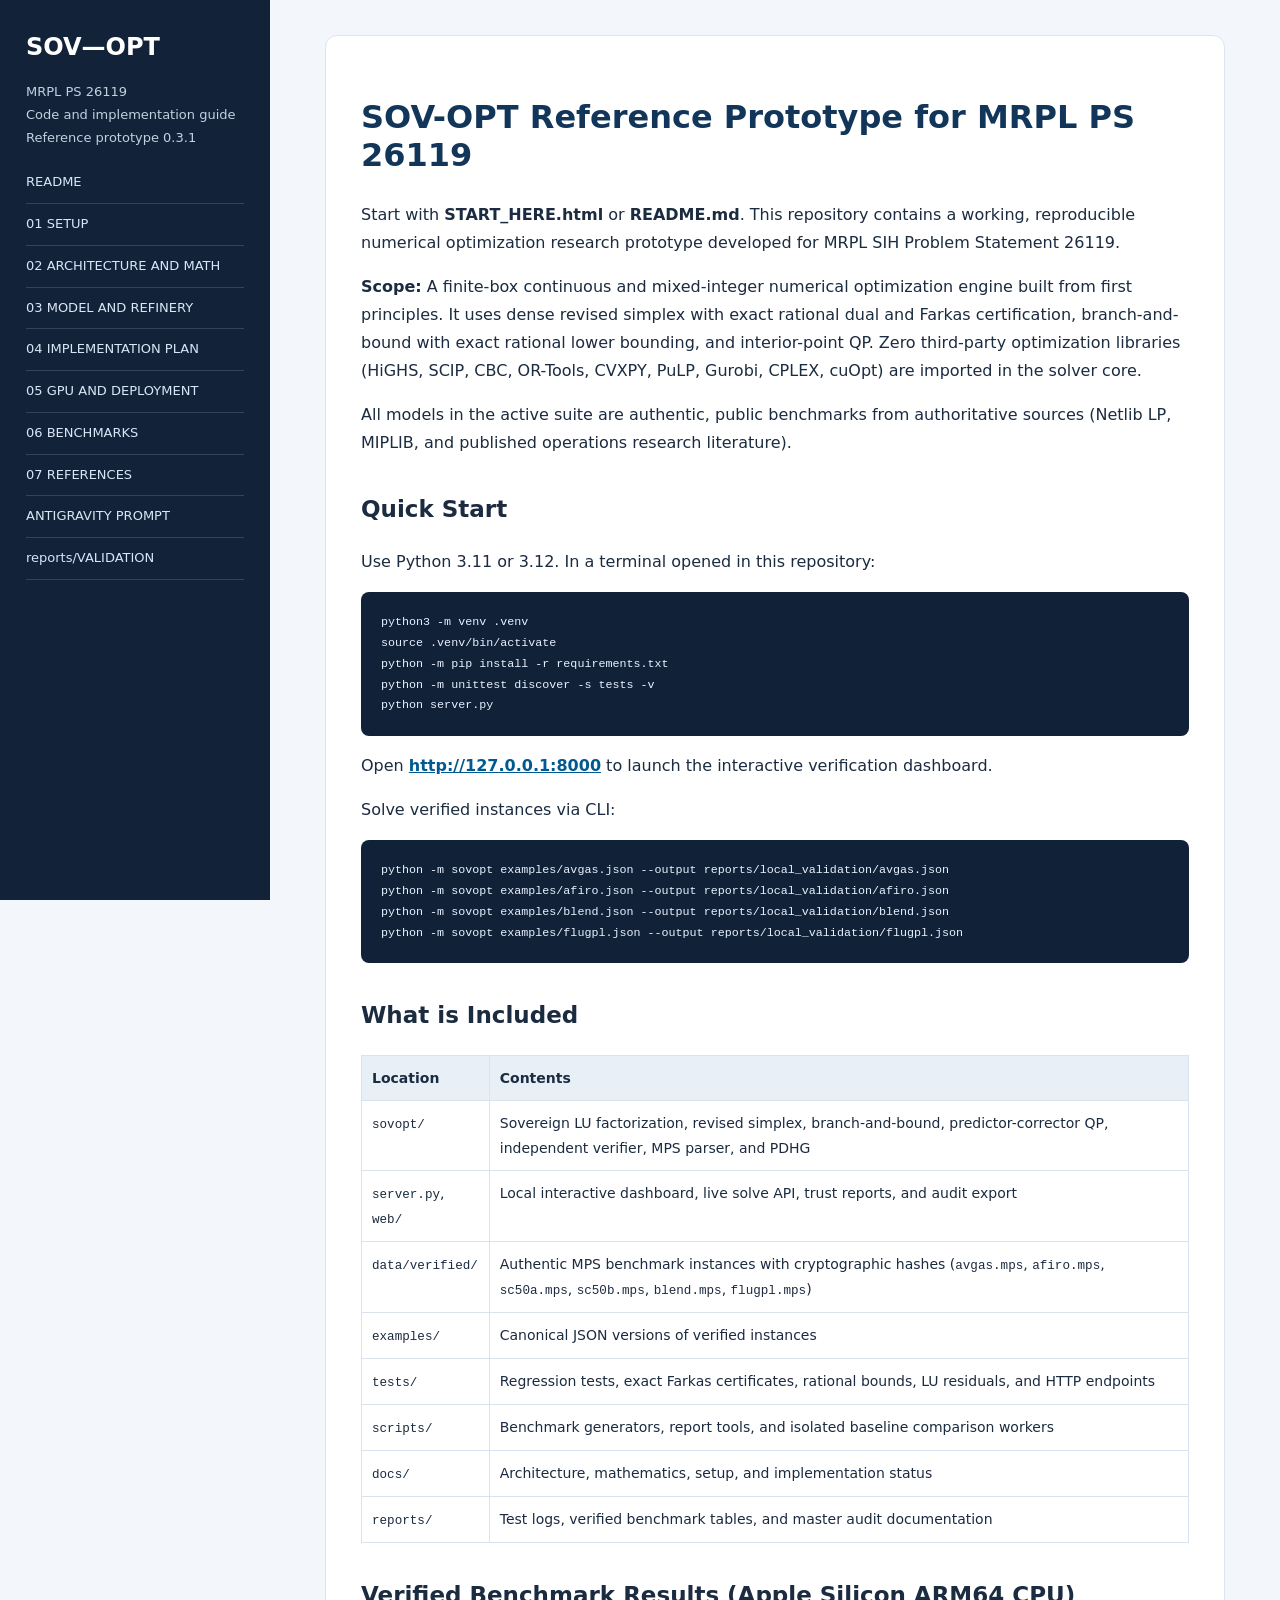
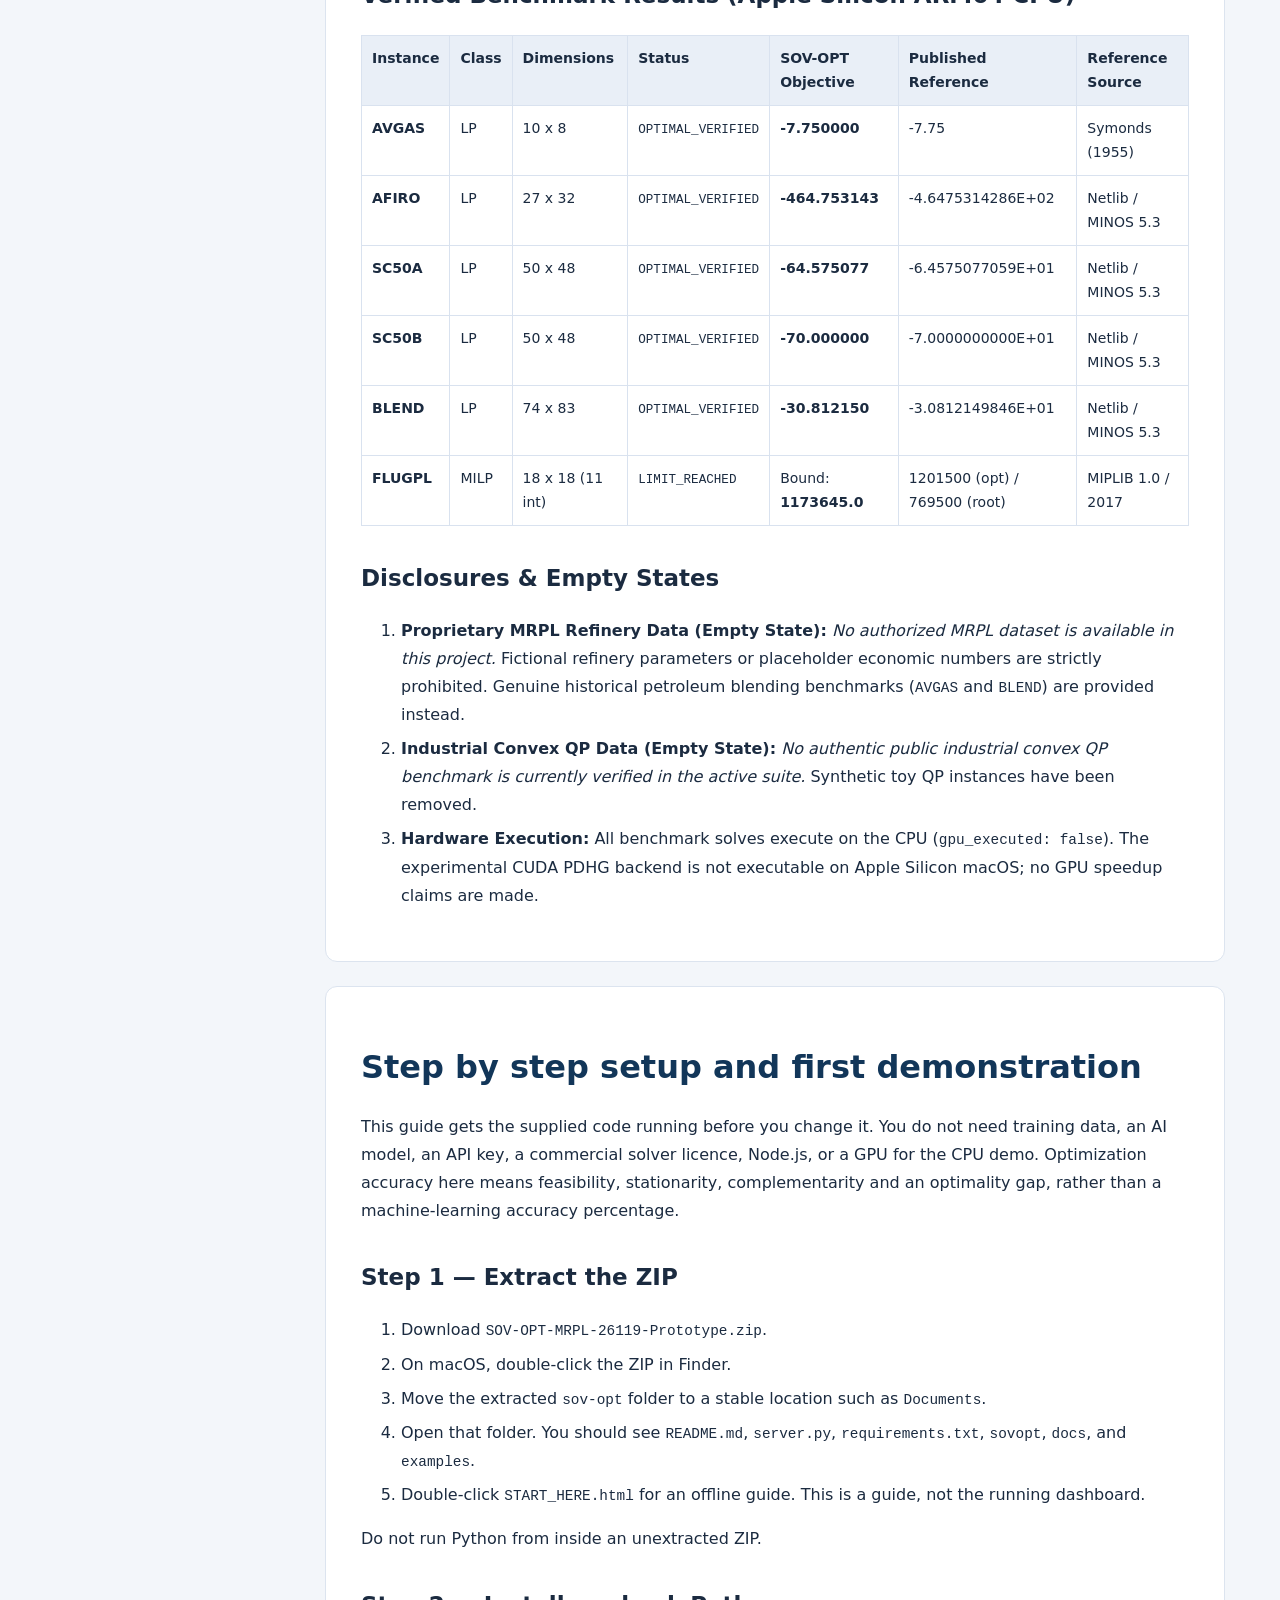
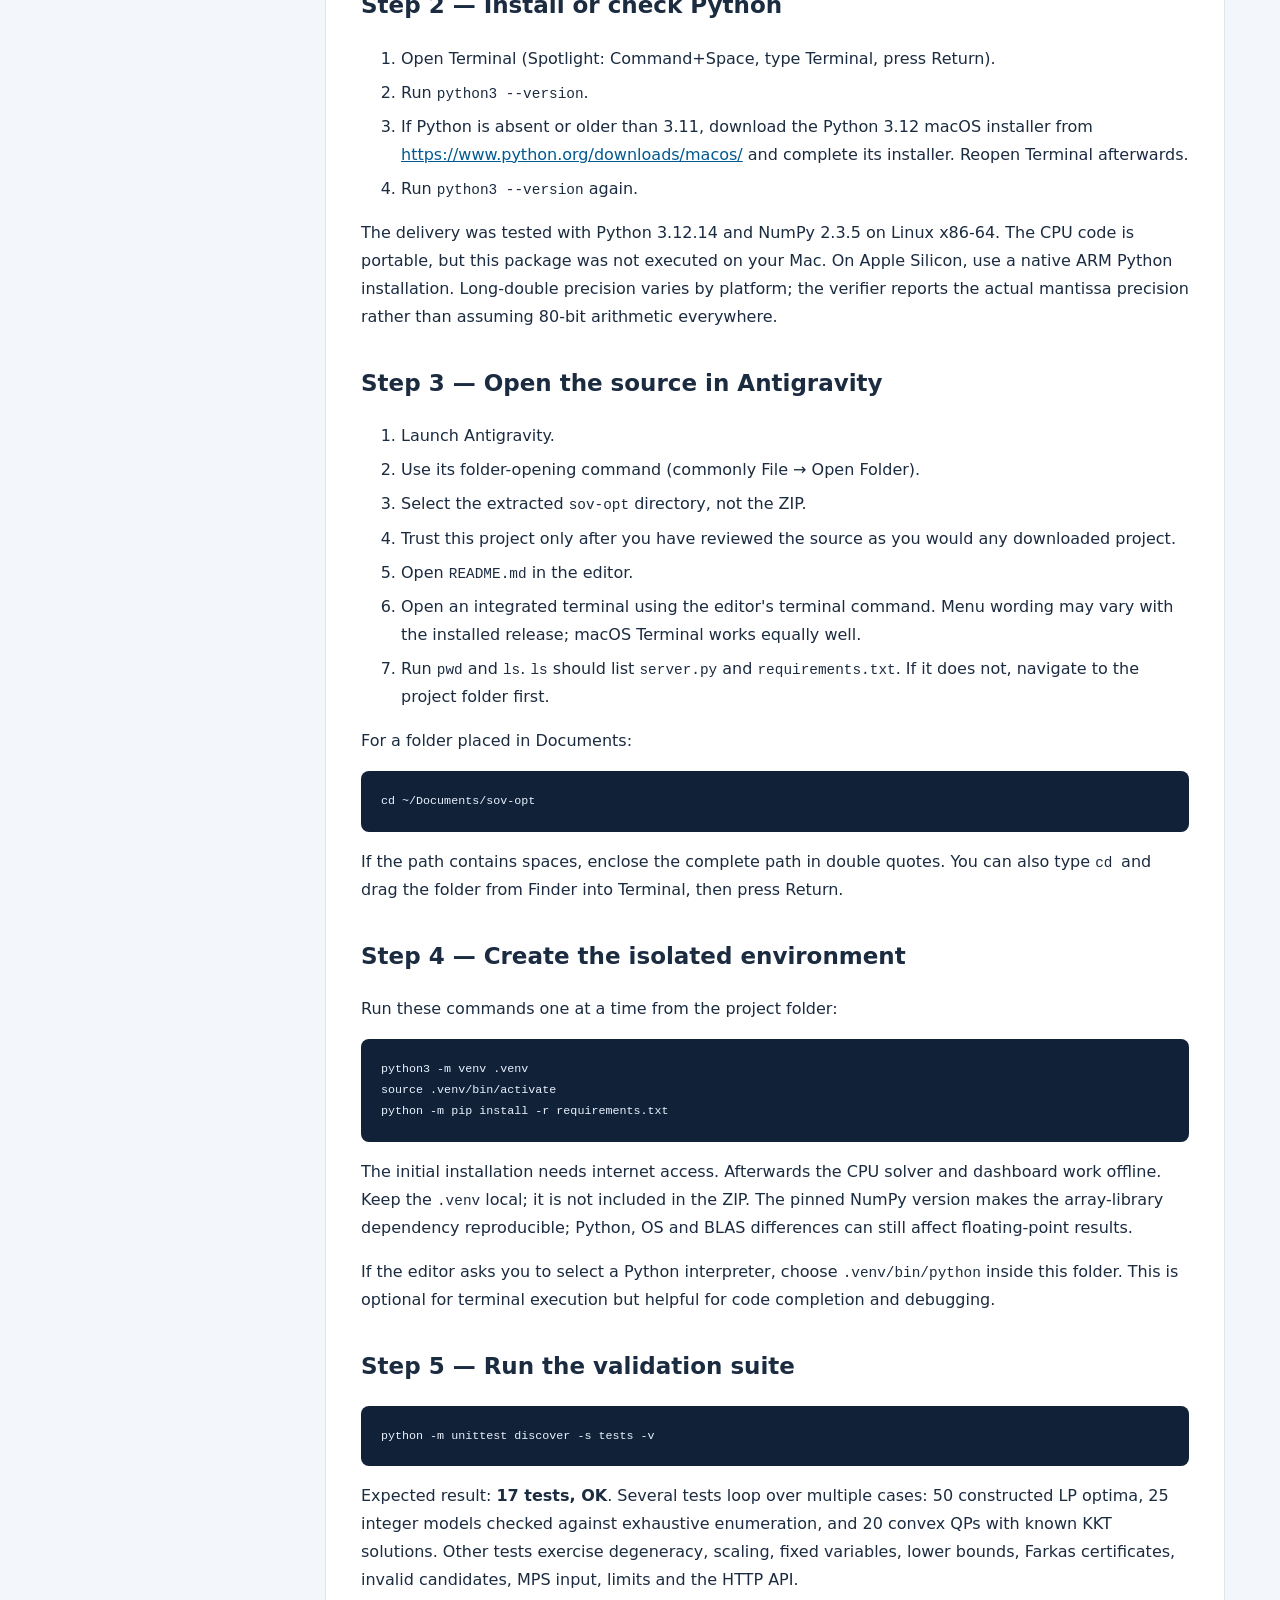
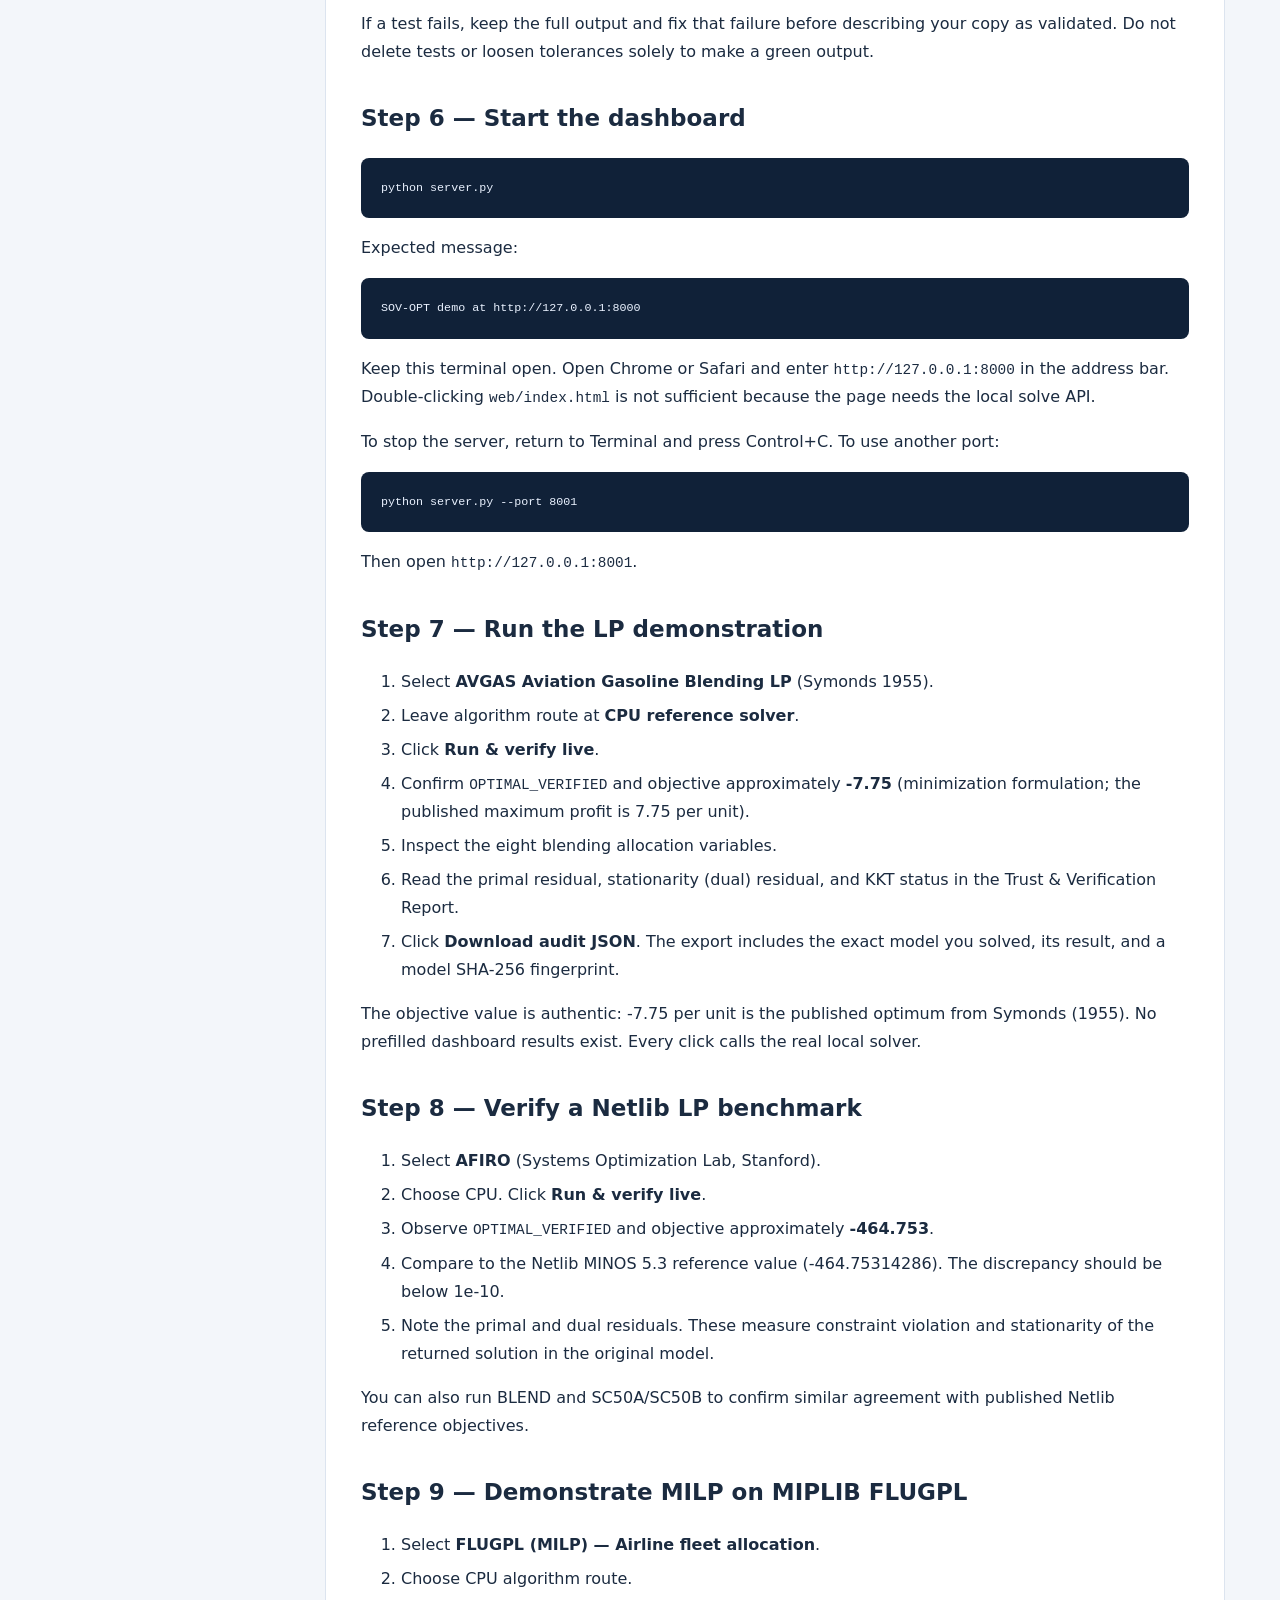
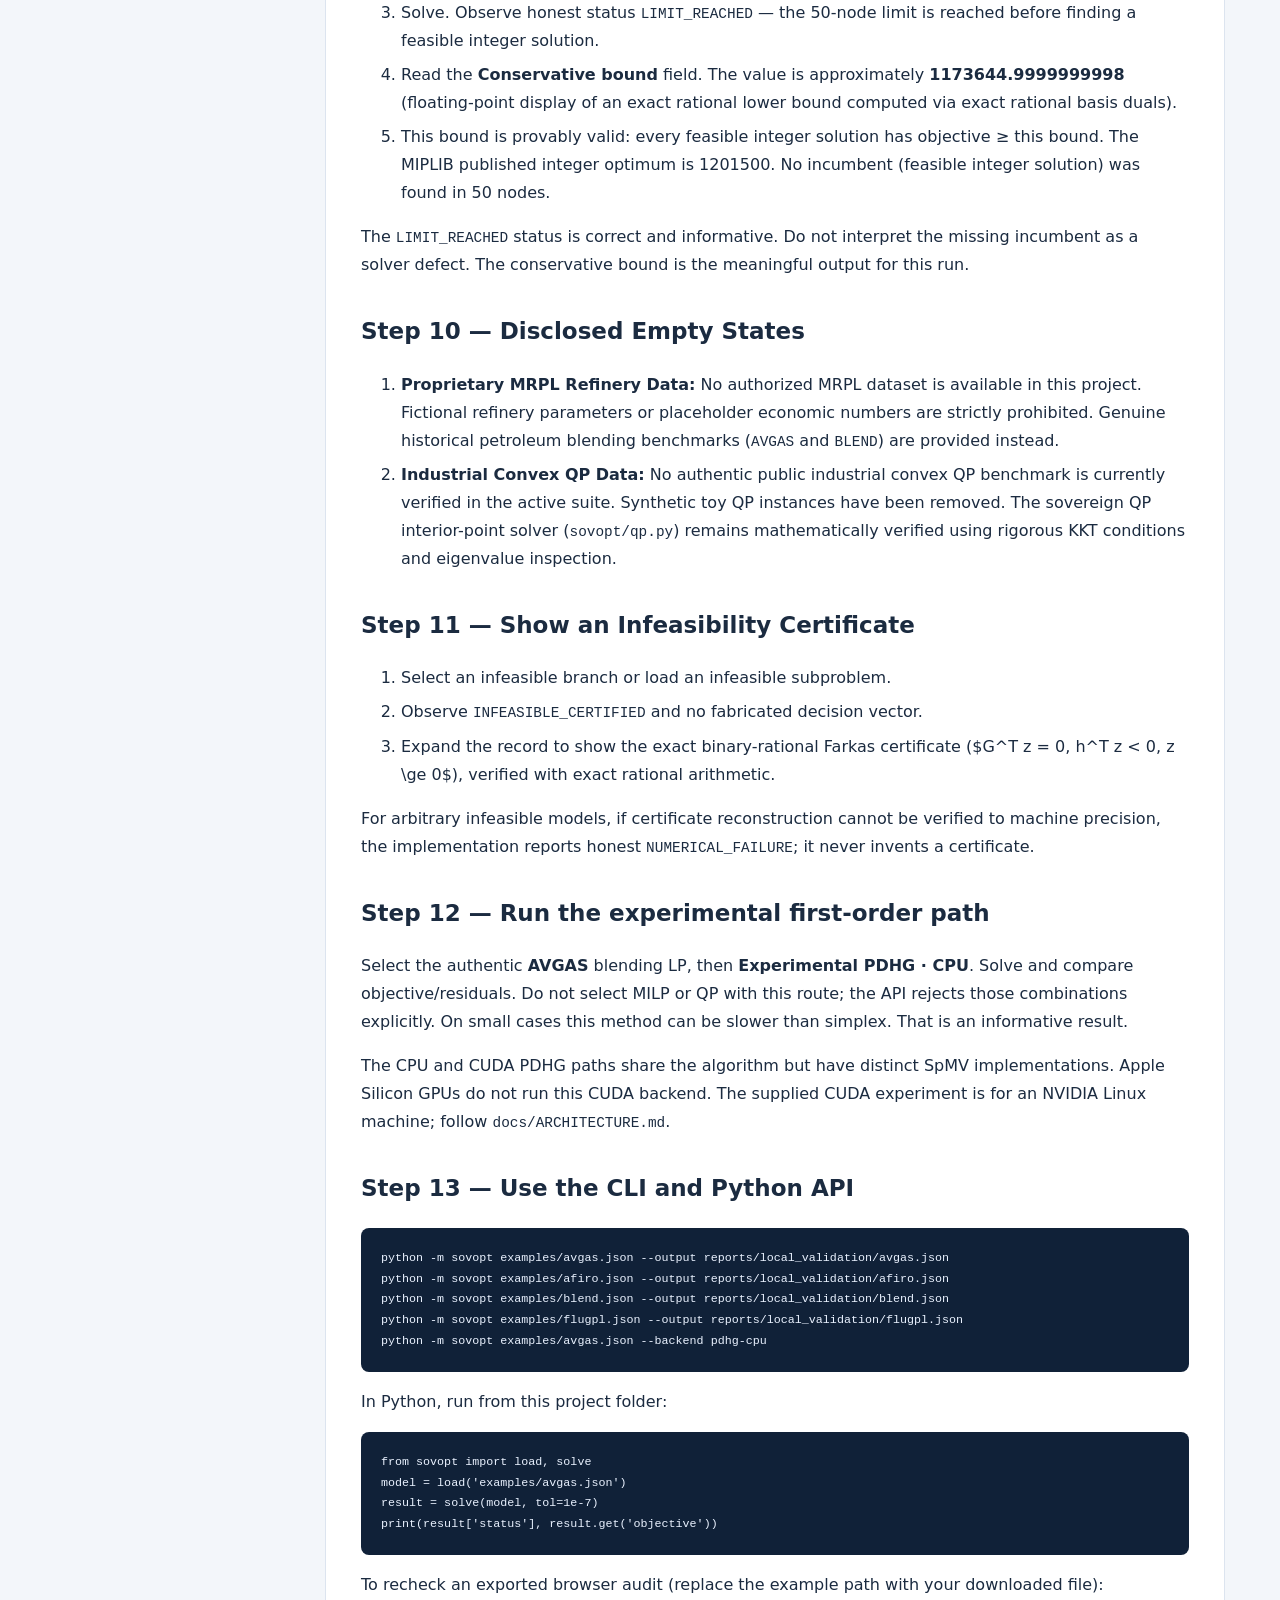
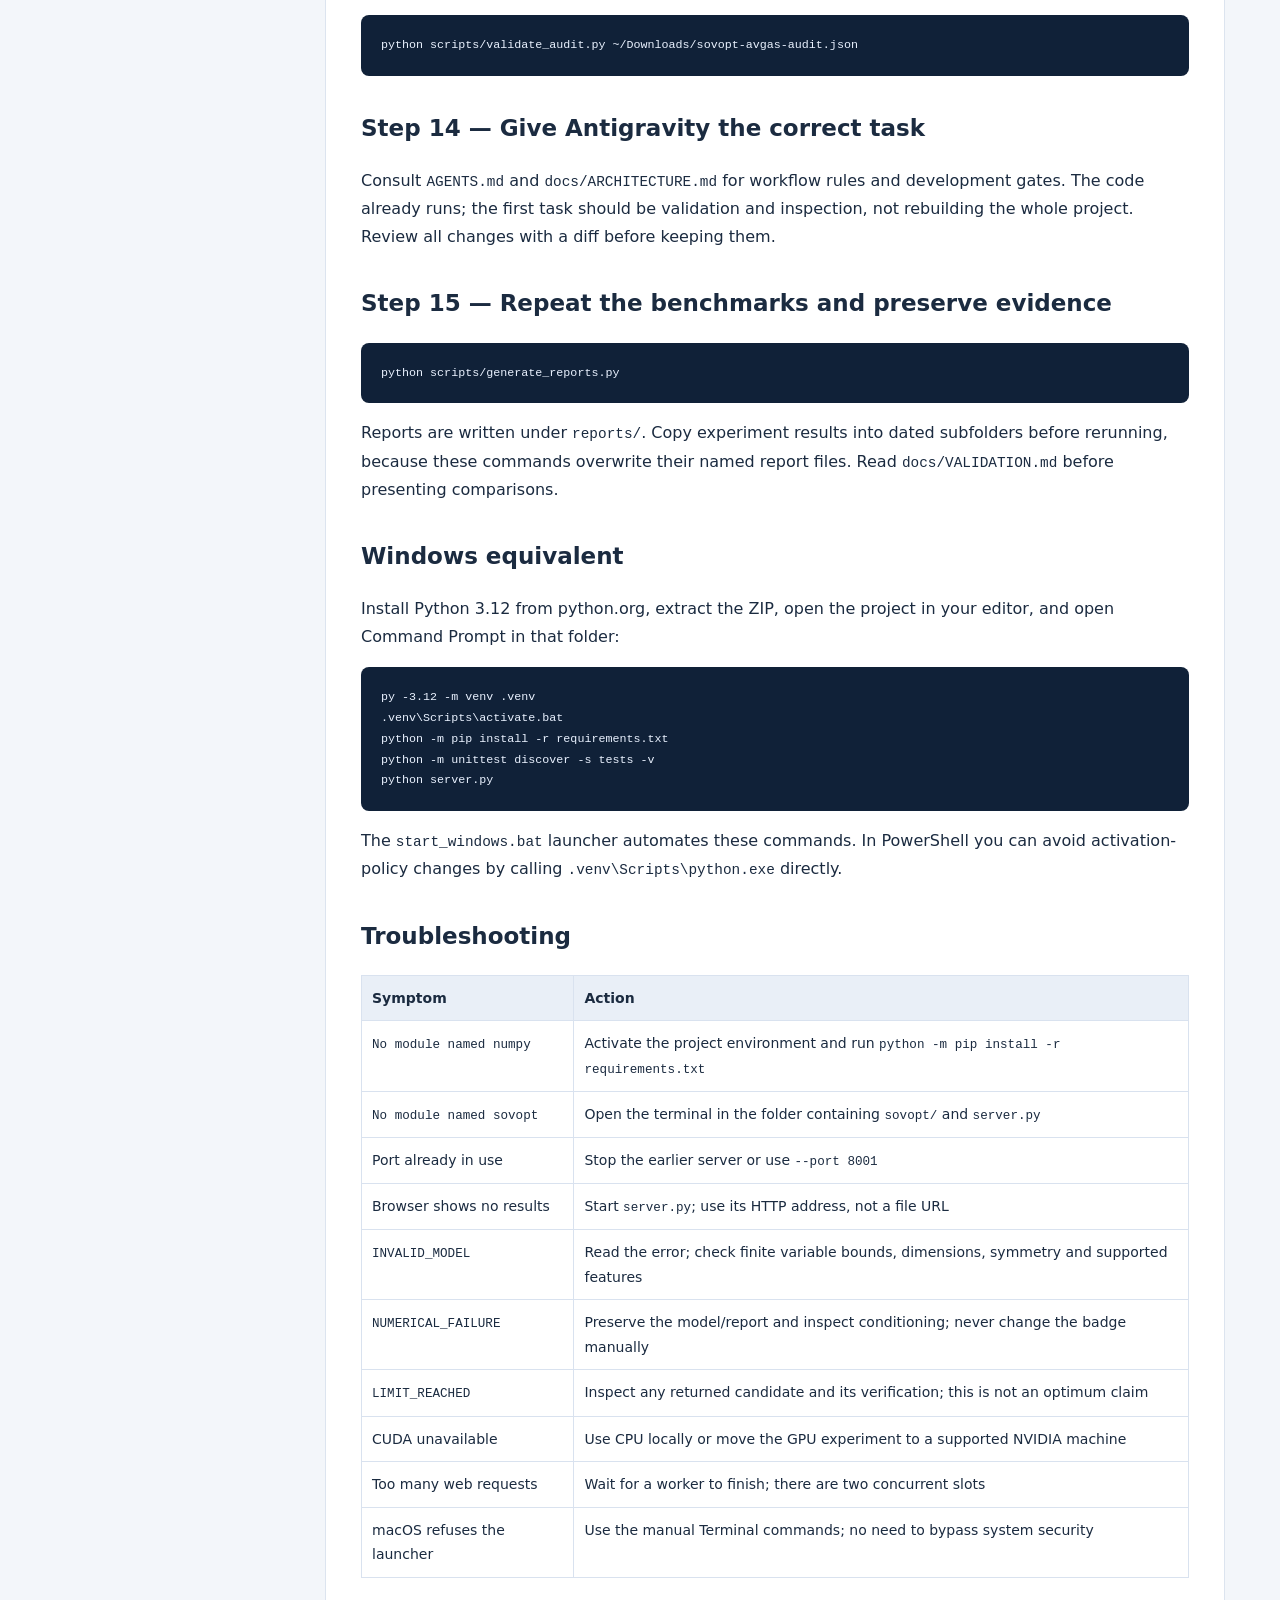
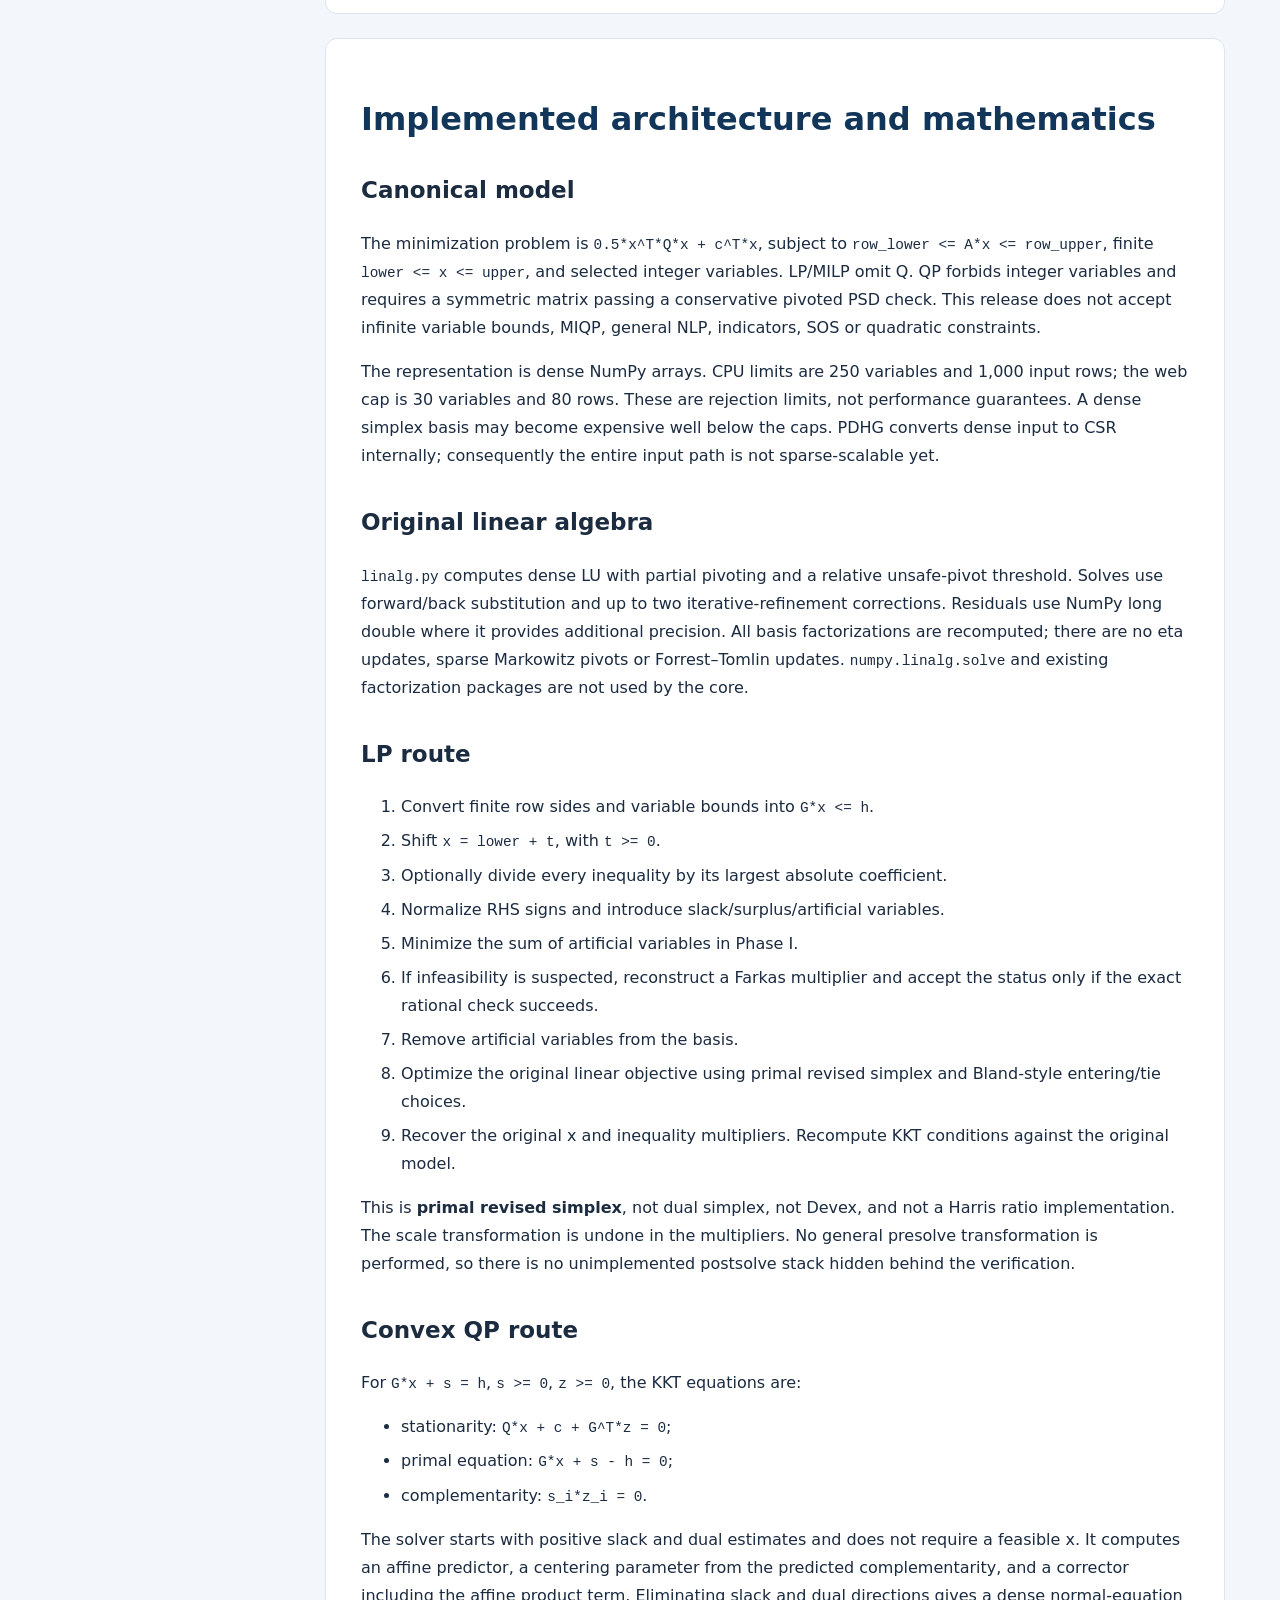
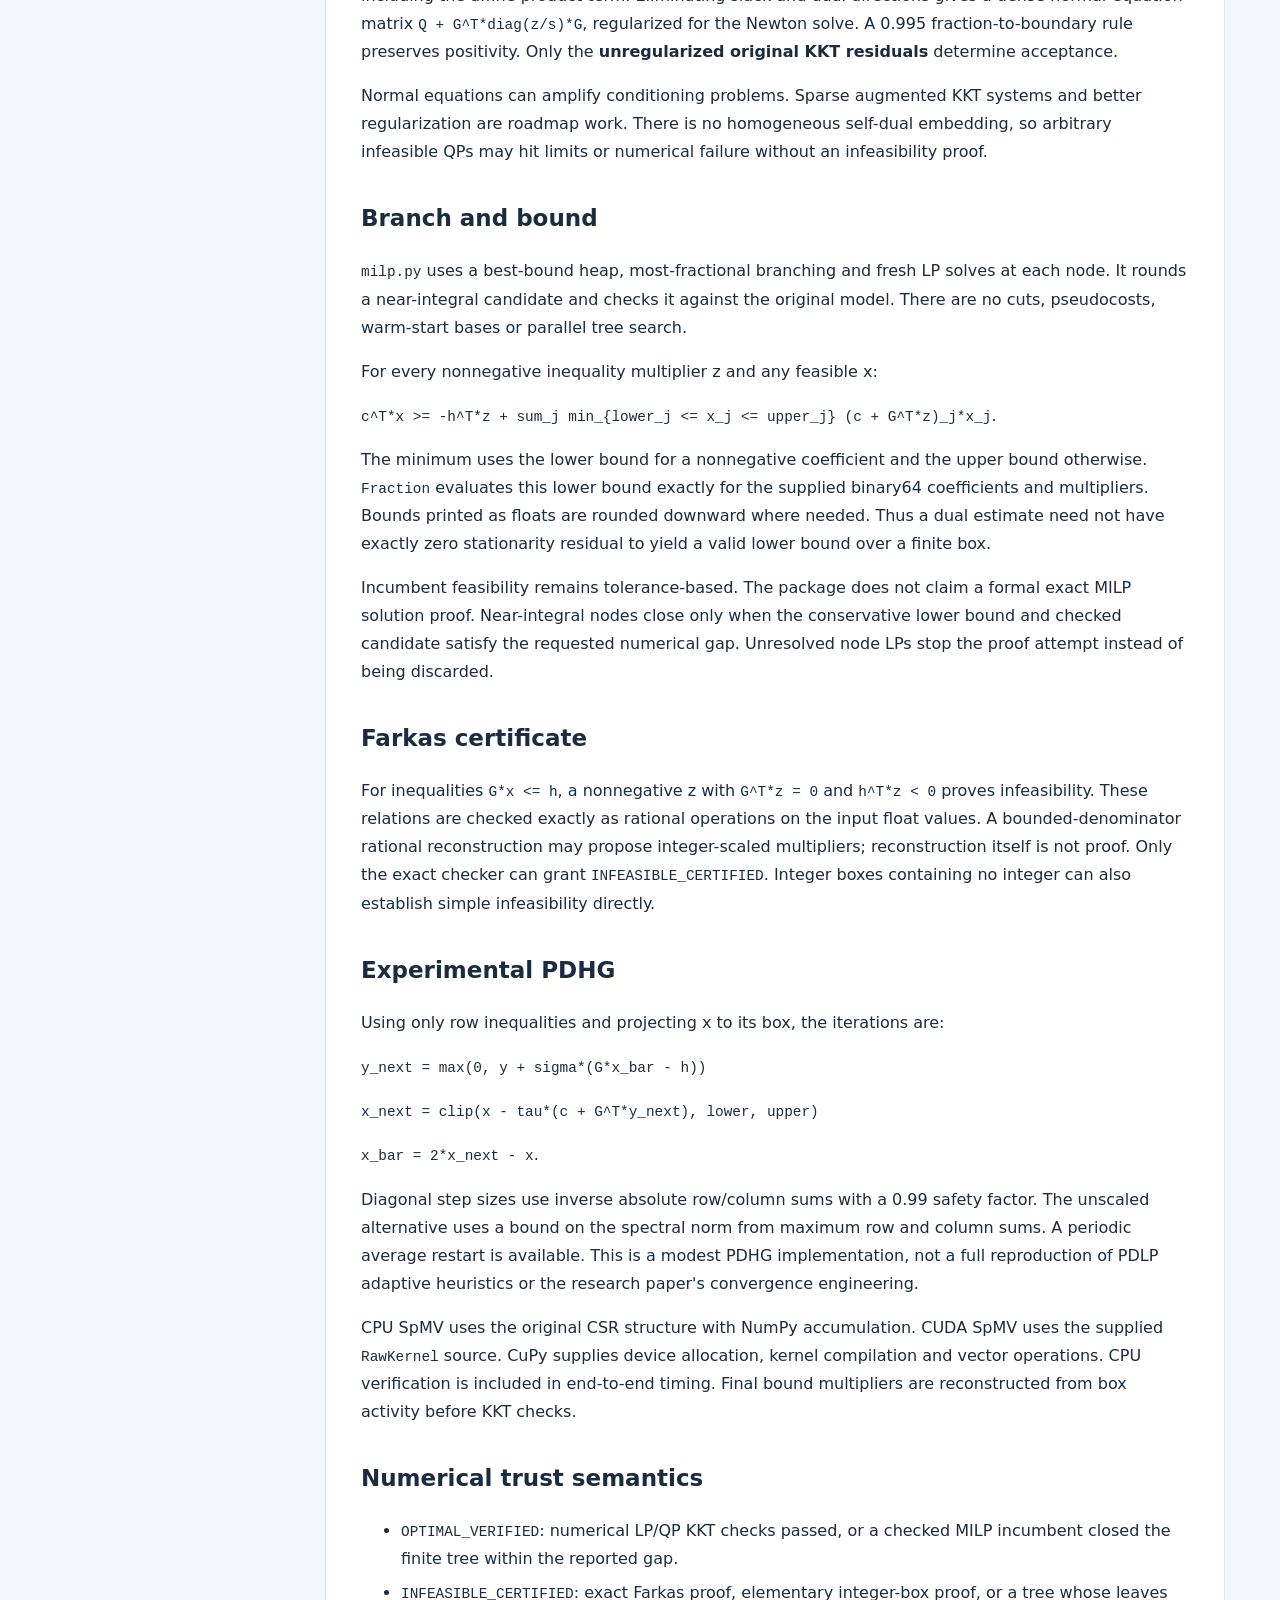
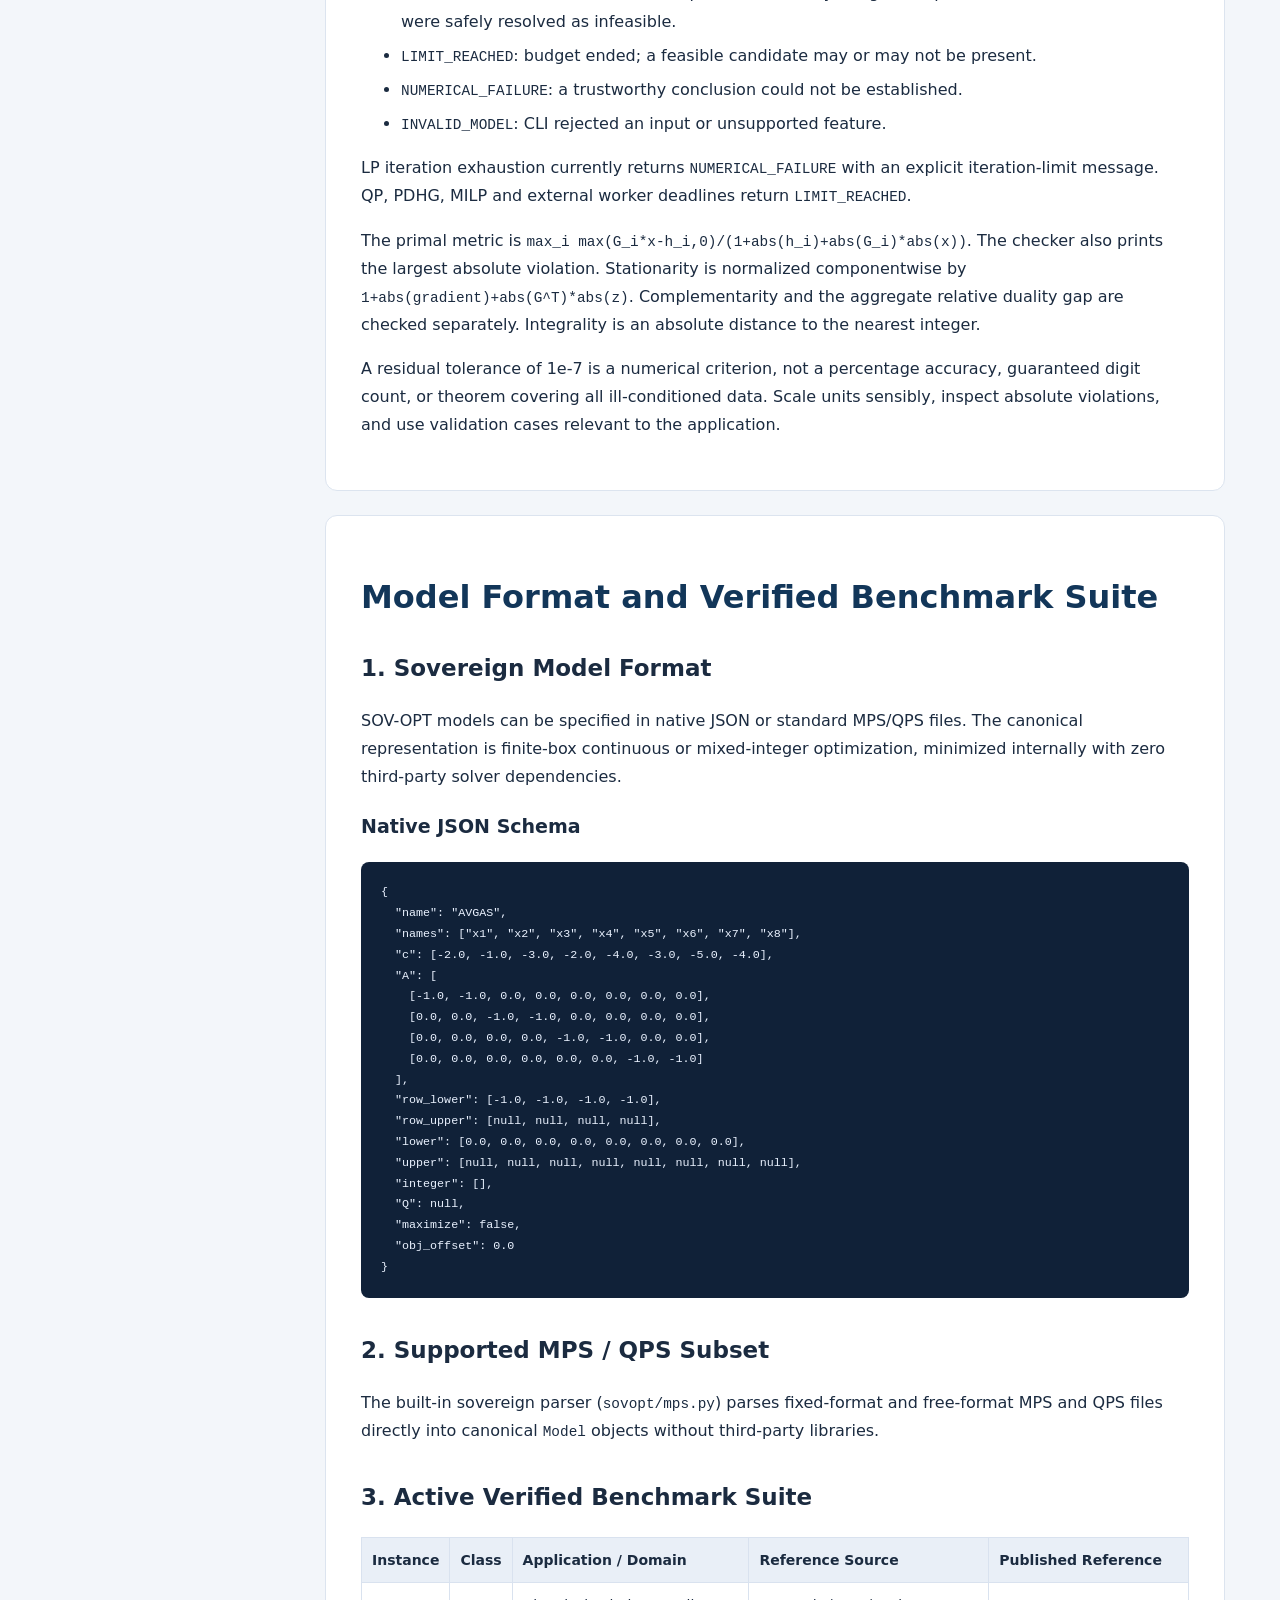
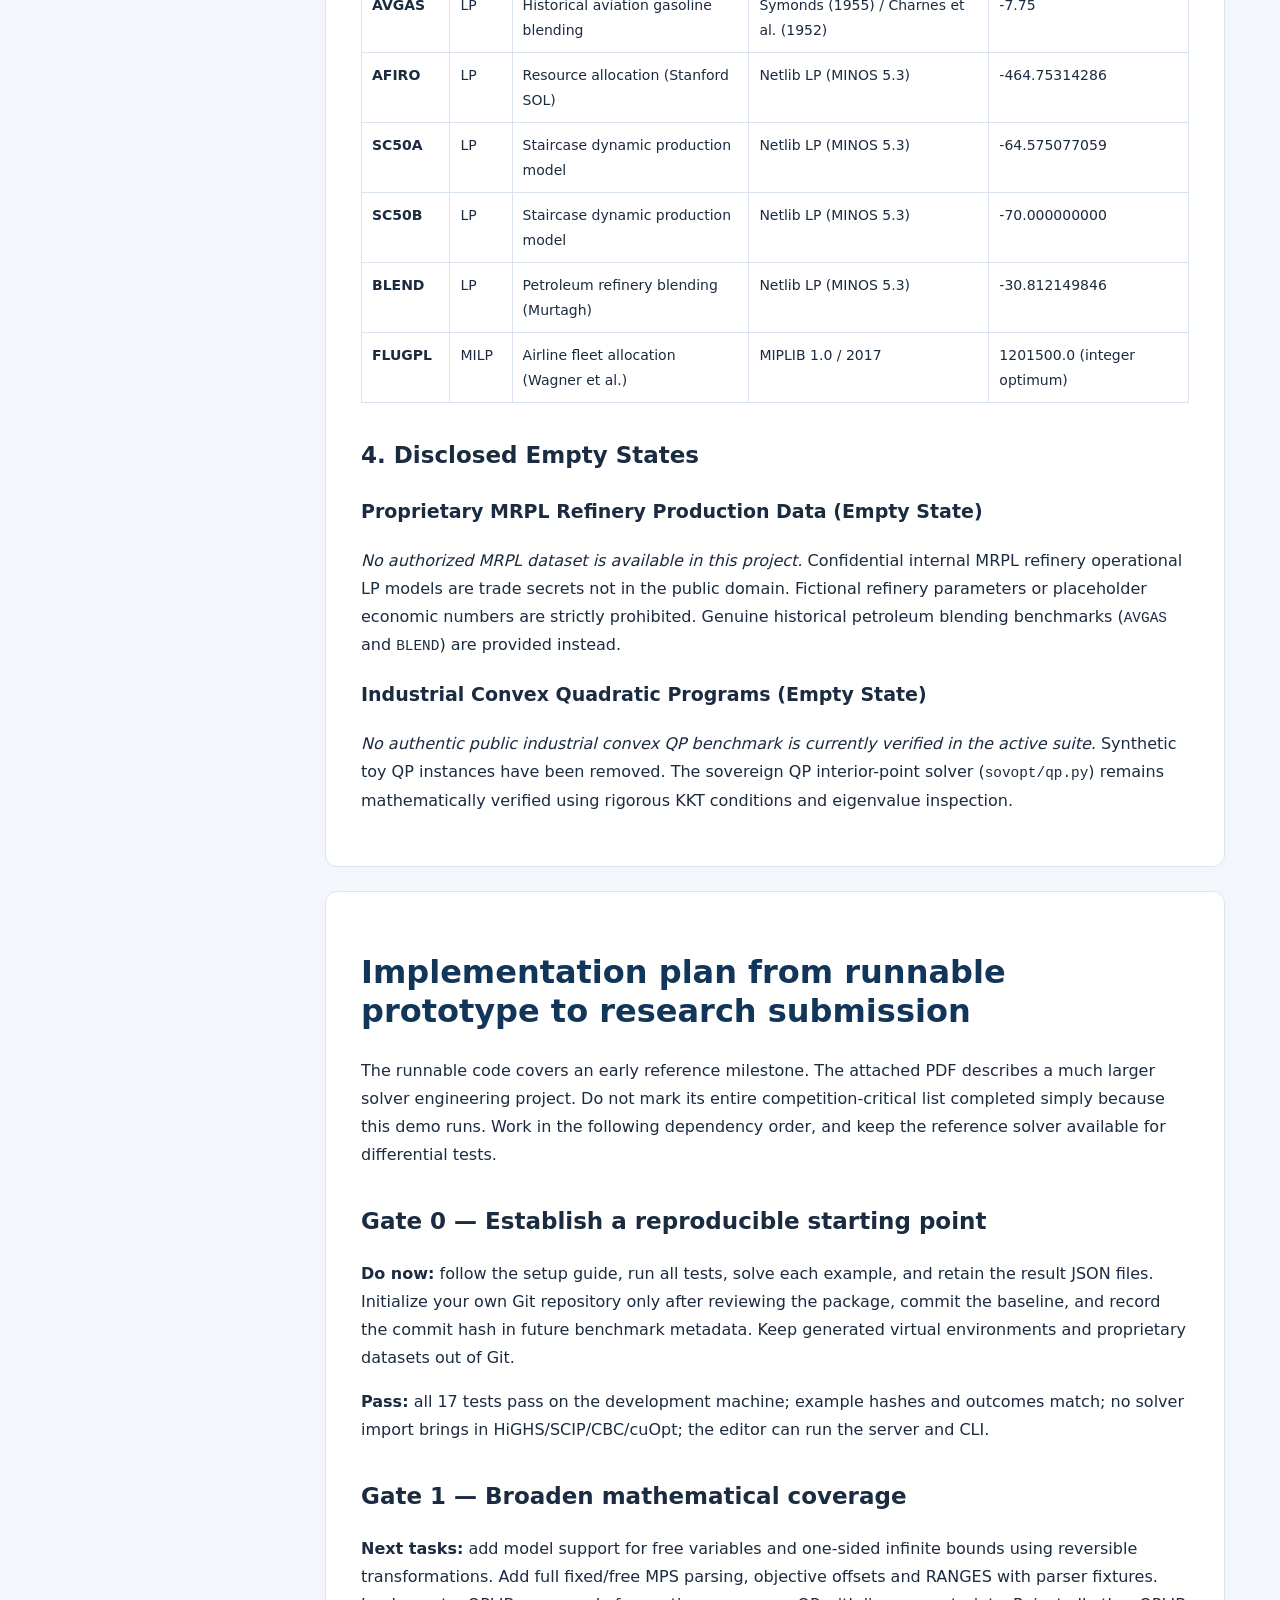
<file: START_HERE.html>
<!doctype html><html lang="en"><head><meta charset="utf-8"><meta name="viewport" content="width=device-width,initial-scale=1"><title>SOV-OPT Complete Implementation Guide</title><style>*{box-sizing:border-box}body{margin:0;font:16px/1.75 system-ui,sans-serif;color:#1b2b40;background:#f3f6fa}aside{position:fixed;top:0;bottom:0;width:270px;padding:26px;background:#122238;color:#fff;overflow:auto}aside b{font-size:24px}aside p{font-size:13px;color:#c3d0e0}aside a{display:block;color:#d9e6f7;text-decoration:none;padding:9px 0;border-bottom:1px solid #33445a;font-size:13px;overflow-wrap:anywhere}main{margin-left:270px;max-width:1250px;padding:35px 55px}article{background:white;padding:35px;margin-bottom:24px;border:1px solid #dce4ef;border-radius:12px;scroll-margin-top:20px}h1{font-size:32px;line-height:1.2;color:#123659}h2{font-size:23px;margin-top:32px}h3{font-size:19px}a{color:#005a91}pre{overflow:auto;background:#102138;color:#eaf2ff;padding:20px;border-radius:8px;font-size:13px;line-height:1.6}code{font-family:ui-monospace,monospace;font-size:.9em}table{border-collapse:collapse;width:100%;font-size:14px;display:block;overflow:auto}th,td{border:1px solid #d9e2ef;padding:10px;text-align:left;vertical-align:top}th{background:#e9eff7}li{margin:6px 0}@media(max-width:800px){aside{position:static;width:100%}main{margin:0;padding:15px}article{padding:22px}h1{font-size:27px}}@media print{aside{display:none}main{margin:0;padding:0}article{border:0;break-before:page}pre{white-space:pre-wrap;background:#edf0f4;color:#111}}</style></head><body><aside><b>SOV—OPT</b><p>MRPL PS 26119<br>Code and implementation guide<br>Reference prototype 0.3.1</p><a href="#chapter0">README</a><a href="#chapter1">01 SETUP</a><a href="#chapter2">02 ARCHITECTURE AND MATH</a><a href="#chapter3">03 MODEL AND REFINERY</a><a href="#chapter4">04 IMPLEMENTATION PLAN</a><a href="#chapter5">05 GPU AND DEPLOYMENT</a><a href="#chapter6">06 BENCHMARKS</a><a href="#chapter7">07 REFERENCES</a><a href="#chapter8">ANTIGRAVITY PROMPT</a><a href="#chapter9">reports/VALIDATION</a></aside><main><article id="chapter0"><h1>SOV-OPT Reference Prototype for MRPL PS 26119</h1>
<p>Start with <strong>START_HERE.html</strong> or <strong>README.md</strong>. This repository contains a working, reproducible numerical optimization research prototype developed for MRPL SIH Problem Statement 26119.</p>
<p><strong>Scope:</strong> A finite-box continuous and mixed-integer numerical optimization engine built from first principles. It uses dense revised simplex with exact rational dual and Farkas certification, branch-and-bound with exact rational lower bounding, and interior-point QP. Zero third-party optimization libraries (HiGHS, SCIP, CBC, OR-Tools, CVXPY, PuLP, Gurobi, CPLEX, cuOpt) are imported in the solver core.</p>
<p>All models in the active suite are authentic, public benchmarks from authoritative sources (Netlib LP, MIPLIB, and published operations research literature).</p>
<h2>Quick Start</h2>
<p>Use Python 3.11 or 3.12. In a terminal opened in this repository:</p>
<pre><code class="language-bash">python3 -m venv .venv
source .venv/bin/activate
python -m pip install -r requirements.txt
python -m unittest discover -s tests -v
python server.py
</code></pre>
<p>Open <strong><a href="http://127.0.0.1:8000">http://127.0.0.1:8000</a></strong> to launch the interactive verification dashboard.</p>
<p>Solve verified instances via CLI:</p>
<pre><code class="language-bash">python -m sovopt examples/avgas.json --output reports/local_validation/avgas.json
python -m sovopt examples/afiro.json --output reports/local_validation/afiro.json
python -m sovopt examples/blend.json --output reports/local_validation/blend.json
python -m sovopt examples/flugpl.json --output reports/local_validation/flugpl.json
</code></pre>
<h2>What is Included</h2>
<table>
<thead>
<tr>
<th>Location</th>
<th>Contents</th>
</tr>
</thead>
<tbody><tr>
<td><code>sovopt/</code></td>
<td>Sovereign LU factorization, revised simplex, branch-and-bound, predictor-corrector QP, independent verifier, MPS parser, and PDHG</td>
</tr>
<tr>
<td><code>server.py</code>, <code>web/</code></td>
<td>Local interactive dashboard, live solve API, trust reports, and audit export</td>
</tr>
<tr>
<td><code>data/verified/</code></td>
<td>Authentic MPS benchmark instances with cryptographic hashes (<code>avgas.mps</code>, <code>afiro.mps</code>, <code>sc50a.mps</code>, <code>sc50b.mps</code>, <code>blend.mps</code>, <code>flugpl.mps</code>)</td>
</tr>
<tr>
<td><code>examples/</code></td>
<td>Canonical JSON versions of verified instances</td>
</tr>
<tr>
<td><code>tests/</code></td>
<td>Regression tests, exact Farkas certificates, rational bounds, LU residuals, and HTTP endpoints</td>
</tr>
<tr>
<td><code>scripts/</code></td>
<td>Benchmark generators, report tools, and isolated baseline comparison workers</td>
</tr>
<tr>
<td><code>docs/</code></td>
<td>Architecture, mathematics, setup, and implementation status</td>
</tr>
<tr>
<td><code>reports/</code></td>
<td>Test logs, verified benchmark tables, and master audit documentation</td>
</tr>
</tbody></table>
<h2>Verified Benchmark Results (Apple Silicon ARM64 CPU)</h2>
<table>
<thead>
<tr>
<th>Instance</th>
<th>Class</th>
<th>Dimensions</th>
<th>Status</th>
<th>SOV-OPT Objective</th>
<th>Published Reference</th>
<th>Reference Source</th>
</tr>
</thead>
<tbody><tr>
<td><strong>AVGAS</strong></td>
<td>LP</td>
<td>10 x 8</td>
<td><code>OPTIMAL_VERIFIED</code></td>
<td><strong>-7.750000</strong></td>
<td>-7.75</td>
<td>Symonds (1955)</td>
</tr>
<tr>
<td><strong>AFIRO</strong></td>
<td>LP</td>
<td>27 x 32</td>
<td><code>OPTIMAL_VERIFIED</code></td>
<td><strong>-464.753143</strong></td>
<td>-4.6475314286E+02</td>
<td>Netlib / MINOS 5.3</td>
</tr>
<tr>
<td><strong>SC50A</strong></td>
<td>LP</td>
<td>50 x 48</td>
<td><code>OPTIMAL_VERIFIED</code></td>
<td><strong>-64.575077</strong></td>
<td>-6.4575077059E+01</td>
<td>Netlib / MINOS 5.3</td>
</tr>
<tr>
<td><strong>SC50B</strong></td>
<td>LP</td>
<td>50 x 48</td>
<td><code>OPTIMAL_VERIFIED</code></td>
<td><strong>-70.000000</strong></td>
<td>-7.0000000000E+01</td>
<td>Netlib / MINOS 5.3</td>
</tr>
<tr>
<td><strong>BLEND</strong></td>
<td>LP</td>
<td>74 x 83</td>
<td><code>OPTIMAL_VERIFIED</code></td>
<td><strong>-30.812150</strong></td>
<td>-3.0812149846E+01</td>
<td>Netlib / MINOS 5.3</td>
</tr>
<tr>
<td><strong>FLUGPL</strong></td>
<td>MILP</td>
<td>18 x 18 (11 int)</td>
<td><code>LIMIT_REACHED</code></td>
<td>Bound: <strong>1173645.0</strong></td>
<td>1201500 (opt) / 769500 (root)</td>
<td>MIPLIB 1.0 / 2017</td>
</tr>
</tbody></table>
<h2>Disclosures &amp; Empty States</h2>
<ol>
<li><strong>Proprietary MRPL Refinery Data (Empty State):</strong> <em>No authorized MRPL dataset is available in this project.</em> Fictional refinery parameters or placeholder economic numbers are strictly prohibited. Genuine historical petroleum blending benchmarks (<code>AVGAS</code> and <code>BLEND</code>) are provided instead.</li>
<li><strong>Industrial Convex QP Data (Empty State):</strong> <em>No authentic public industrial convex QP benchmark is currently verified in the active suite.</em> Synthetic toy QP instances have been removed.</li>
<li><strong>Hardware Execution:</strong> All benchmark solves execute on the CPU (<code>gpu_executed: false</code>). The experimental CUDA PDHG backend is not executable on Apple Silicon macOS; no GPU speedup claims are made.</li>
</ol>
</article><article id="chapter1"><h1>Step by step setup and first demonstration</h1>
<p>This guide gets the supplied code running before you change it. You do not need training data, an AI model, an API key, a commercial solver licence, Node.js, or a GPU for the CPU demo. Optimization accuracy here means feasibility, stationarity, complementarity and an optimality gap, rather than a machine-learning accuracy percentage.</p>
<h2>Step 1 — Extract the ZIP</h2>
<ol>
<li>Download <code>SOV-OPT-MRPL-26119-Prototype.zip</code>.</li>
<li>On macOS, double-click the ZIP in Finder.</li>
<li>Move the extracted <code>sov-opt</code> folder to a stable location such as <code>Documents</code>.</li>
<li>Open that folder. You should see <code>README.md</code>, <code>server.py</code>, <code>requirements.txt</code>, <code>sovopt</code>, <code>docs</code>, and <code>examples</code>.</li>
<li>Double-click <code>START_HERE.html</code> for an offline guide. This is a guide, not the running dashboard.</li>
</ol>
<p>Do not run Python from inside an unextracted ZIP.</p>
<h2>Step 2 — Install or check Python</h2>
<ol>
<li>Open Terminal (Spotlight: Command+Space, type Terminal, press Return).</li>
<li>Run <code>python3 --version</code>.</li>
<li>If Python is absent or older than 3.11, download the Python 3.12 macOS installer from <a href="https://www.python.org/downloads/macos/">https://www.python.org/downloads/macos/</a> and complete its installer. Reopen Terminal afterwards.</li>
<li>Run <code>python3 --version</code> again.</li>
</ol>
<p>The delivery was tested with Python 3.12.14 and NumPy 2.3.5 on Linux x86-64. The CPU code is portable, but this package was not executed on your Mac. On Apple Silicon, use a native ARM Python installation. Long-double precision varies by platform; the verifier reports the actual mantissa precision rather than assuming 80-bit arithmetic everywhere.</p>
<h2>Step 3 — Open the source in Antigravity</h2>
<ol>
<li>Launch Antigravity.</li>
<li>Use its folder-opening command (commonly File → Open Folder).</li>
<li>Select the extracted <code>sov-opt</code> directory, not the ZIP.</li>
<li>Trust this project only after you have reviewed the source as you would any downloaded project.</li>
<li>Open <code>README.md</code> in the editor.</li>
<li>Open an integrated terminal using the editor&#39;s terminal command. Menu wording may vary with the installed release; macOS Terminal works equally well.</li>
<li>Run <code>pwd</code> and <code>ls</code>. <code>ls</code> should list <code>server.py</code> and <code>requirements.txt</code>. If it does not, navigate to the project folder first.</li>
</ol>
<p>For a folder placed in Documents:</p>
<pre><code class="language-bash">cd ~/Documents/sov-opt
</code></pre>
<p>If the path contains spaces, enclose the complete path in double quotes. You can also type <code>cd </code> and drag the folder from Finder into Terminal, then press Return.</p>
<h2>Step 4 — Create the isolated environment</h2>
<p>Run these commands one at a time from the project folder:</p>
<pre><code class="language-bash">python3 -m venv .venv
source .venv/bin/activate
python -m pip install -r requirements.txt
</code></pre>
<p>The initial installation needs internet access. Afterwards the CPU solver and dashboard work offline. Keep the <code>.venv</code> local; it is not included in the ZIP. The pinned NumPy version makes the array-library dependency reproducible; Python, OS and BLAS differences can still affect floating-point results.</p>
<p>If the editor asks you to select a Python interpreter, choose <code>.venv/bin/python</code> inside this folder. This is optional for terminal execution but helpful for code completion and debugging.</p>
<h2>Step 5 — Run the validation suite</h2>
<pre><code class="language-bash">python -m unittest discover -s tests -v
</code></pre>
<p>Expected result: <strong>17 tests, OK</strong>. Several tests loop over multiple cases: 50 constructed LP optima, 25 integer models checked against exhaustive enumeration, and 20 convex QPs with known KKT solutions. Other tests exercise degeneracy, scaling, fixed variables, lower bounds, Farkas certificates, invalid candidates, MPS input, limits and the HTTP API.</p>
<p>If a test fails, keep the full output and fix that failure before describing your copy as validated. Do not delete tests or loosen tolerances solely to make a green output.</p>
<h2>Step 6 — Start the dashboard</h2>
<pre><code class="language-bash">python server.py
</code></pre>
<p>Expected message:</p>
<pre><code class="language-text">SOV-OPT demo at http://127.0.0.1:8000
</code></pre>
<p>Keep this terminal open. Open Chrome or Safari and enter <code>http://127.0.0.1:8000</code> in the address bar. Double-clicking <code>web/index.html</code> is not sufficient because the page needs the local solve API.</p>
<p>To stop the server, return to Terminal and press Control+C. To use another port:</p>
<pre><code class="language-bash">python server.py --port 8001
</code></pre>
<p>Then open <code>http://127.0.0.1:8001</code>.</p>
<h2>Step 7 — Run the LP demonstration</h2>
<ol>
<li>Select <strong>AVGAS Aviation Gasoline Blending LP</strong> (Symonds 1955).</li>
<li>Leave algorithm route at <strong>CPU reference solver</strong>.</li>
<li>Click <strong>Run &amp; verify live</strong>.</li>
<li>Confirm <code>OPTIMAL_VERIFIED</code> and objective approximately <strong>-7.75</strong> (minimization formulation; the published maximum profit is 7.75 per unit).</li>
<li>Inspect the eight blending allocation variables.</li>
<li>Read the primal residual, stationarity (dual) residual, and KKT status in the Trust &amp; Verification Report.</li>
<li>Click <strong>Download audit JSON</strong>. The export includes the exact model you solved, its result, and a model SHA-256 fingerprint.</li>
</ol>
<p>The objective value is authentic: -7.75 per unit is the published optimum from Symonds (1955). No prefilled dashboard results exist. Every click calls the real local solver.</p>
<h2>Step 8 — Verify a Netlib LP benchmark</h2>
<ol>
<li>Select <strong>AFIRO</strong> (Systems Optimization Lab, Stanford).</li>
<li>Choose CPU. Click <strong>Run &amp; verify live</strong>.</li>
<li>Observe <code>OPTIMAL_VERIFIED</code> and objective approximately <strong>-464.753</strong>.</li>
<li>Compare to the Netlib MINOS 5.3 reference value (-464.75314286). The discrepancy should be below 1e-10.</li>
<li>Note the primal and dual residuals. These measure constraint violation and stationarity of the returned solution in the original model.</li>
</ol>
<p>You can also run BLEND and SC50A/SC50B to confirm similar agreement with published Netlib reference objectives.</p>
<h2>Step 9 — Demonstrate MILP on MIPLIB FLUGPL</h2>
<ol>
<li>Select <strong>FLUGPL (MILP) — Airline fleet allocation</strong>.</li>
<li>Choose CPU algorithm route.</li>
<li>Solve. Observe honest status <code>LIMIT_REACHED</code> — the 50-node limit is reached before finding a feasible integer solution.</li>
<li>Read the <strong>Conservative bound</strong> field. The value is approximately <strong>1173644.9999999998</strong> (floating-point display of an exact rational lower bound computed via exact rational basis duals).</li>
<li>This bound is provably valid: every feasible integer solution has objective ≥ this bound. The MIPLIB published integer optimum is 1201500. No incumbent (feasible integer solution) was found in 50 nodes.</li>
</ol>
<p>The <code>LIMIT_REACHED</code> status is correct and informative. Do not interpret the missing incumbent as a solver defect. The conservative bound is the meaningful output for this run.</p>
<h2>Step 10 — Disclosed Empty States</h2>
<ol>
<li><strong>Proprietary MRPL Refinery Data:</strong> No authorized MRPL dataset is available in this project. Fictional refinery parameters or placeholder economic numbers are strictly prohibited. Genuine historical petroleum blending benchmarks (<code>AVGAS</code> and <code>BLEND</code>) are provided instead.</li>
<li><strong>Industrial Convex QP Data:</strong> No authentic public industrial convex QP benchmark is currently verified in the active suite. Synthetic toy QP instances have been removed. The sovereign QP interior-point solver (<code>sovopt/qp.py</code>) remains mathematically verified using rigorous KKT conditions and eigenvalue inspection.</li>
</ol>
<h2>Step 11 — Show an Infeasibility Certificate</h2>
<ol>
<li>Select an infeasible branch or load an infeasible subproblem.</li>
<li>Observe <code>INFEASIBLE_CERTIFIED</code> and no fabricated decision vector.</li>
<li>Expand the record to show the exact binary-rational Farkas certificate ($G^T z = 0, h^T z < 0, z \ge 0$), verified with exact rational arithmetic.</li>
</ol>
<p>For arbitrary infeasible models, if certificate reconstruction cannot be verified to machine precision, the implementation reports honest <code>NUMERICAL_FAILURE</code>; it never invents a certificate.</p>
<h2>Step 12 — Run the experimental first-order path</h2>
<p>Select the authentic <strong>AVGAS</strong> blending LP, then <strong>Experimental PDHG · CPU</strong>. Solve and compare objective/residuals. Do not select MILP or QP with this route; the API rejects those combinations explicitly. On small cases this method can be slower than simplex. That is an informative result.</p>
<p>The CPU and CUDA PDHG paths share the algorithm but have distinct SpMV implementations. Apple Silicon GPUs do not run this CUDA backend. The supplied CUDA experiment is for an NVIDIA Linux machine; follow <code>docs/ARCHITECTURE.md</code>.</p>
<h2>Step 13 — Use the CLI and Python API</h2>
<pre><code class="language-bash">python -m sovopt examples/avgas.json --output reports/local_validation/avgas.json
python -m sovopt examples/afiro.json --output reports/local_validation/afiro.json
python -m sovopt examples/blend.json --output reports/local_validation/blend.json
python -m sovopt examples/flugpl.json --output reports/local_validation/flugpl.json
python -m sovopt examples/avgas.json --backend pdhg-cpu
</code></pre>
<p>In Python, run from this project folder:</p>
<pre><code class="language-python">from sovopt import load, solve
model = load(&#39;examples/avgas.json&#39;)
result = solve(model, tol=1e-7)
print(result[&#39;status&#39;], result.get(&#39;objective&#39;))
</code></pre>
<p>To recheck an exported browser audit (replace the example path with your downloaded file):</p>
<pre><code class="language-bash">python scripts/validate_audit.py ~/Downloads/sovopt-avgas-audit.json
</code></pre>
<h2>Step 14 — Give Antigravity the correct task</h2>
<p>Consult <code>AGENTS.md</code> and <code>docs/ARCHITECTURE.md</code> for workflow rules and development gates. The code already runs; the first task should be validation and inspection, not rebuilding the whole project. Review all changes with a diff before keeping them.</p>
<h2>Step 15 — Repeat the benchmarks and preserve evidence</h2>
<pre><code class="language-bash">python scripts/generate_reports.py
</code></pre>
<p>Reports are written under <code>reports/</code>. Copy experiment results into dated subfolders before rerunning, because these commands overwrite their named report files. Read <code>docs/VALIDATION.md</code> before presenting comparisons.</p>
<h2>Windows equivalent</h2>
<p>Install Python 3.12 from python.org, extract the ZIP, open the project in your editor, and open Command Prompt in that folder:</p>
<pre><code class="language-bat">py -3.12 -m venv .venv
.venv\Scripts\activate.bat
python -m pip install -r requirements.txt
python -m unittest discover -s tests -v
python server.py
</code></pre>
<p>The <code>start_windows.bat</code> launcher automates these commands. In PowerShell you can avoid activation-policy changes by calling <code>.venv\Scripts\python.exe</code> directly.</p>
<h2>Troubleshooting</h2>
<table>
<thead>
<tr>
<th>Symptom</th>
<th>Action</th>
</tr>
</thead>
<tbody><tr>
<td><code>No module named numpy</code></td>
<td>Activate the project environment and run <code>python -m pip install -r requirements.txt</code></td>
</tr>
<tr>
<td><code>No module named sovopt</code></td>
<td>Open the terminal in the folder containing <code>sovopt/</code> and <code>server.py</code></td>
</tr>
<tr>
<td>Port already in use</td>
<td>Stop the earlier server or use <code>--port 8001</code></td>
</tr>
<tr>
<td>Browser shows no results</td>
<td>Start <code>server.py</code>; use its HTTP address, not a file URL</td>
</tr>
<tr>
<td><code>INVALID_MODEL</code></td>
<td>Read the error; check finite variable bounds, dimensions, symmetry and supported features</td>
</tr>
<tr>
<td><code>NUMERICAL_FAILURE</code></td>
<td>Preserve the model/report and inspect conditioning; never change the badge manually</td>
</tr>
<tr>
<td><code>LIMIT_REACHED</code></td>
<td>Inspect any returned candidate and its verification; this is not an optimum claim</td>
</tr>
<tr>
<td>CUDA unavailable</td>
<td>Use CPU locally or move the GPU experiment to a supported NVIDIA machine</td>
</tr>
<tr>
<td>Too many web requests</td>
<td>Wait for a worker to finish; there are two concurrent slots</td>
</tr>
<tr>
<td>macOS refuses the launcher</td>
<td>Use the manual Terminal commands; no need to bypass system security</td>
</tr>
</tbody></table>
</article><article id="chapter2"><h1>Implemented architecture and mathematics</h1>
<h2>Canonical model</h2>
<p>The minimization problem is <code>0.5*x^T*Q*x + c^T*x</code>, subject to <code>row_lower &lt;= A*x &lt;= row_upper</code>, finite <code>lower &lt;= x &lt;= upper</code>, and selected integer variables. LP/MILP omit Q. QP forbids integer variables and requires a symmetric matrix passing a conservative pivoted PSD check. This release does not accept infinite variable bounds, MIQP, general NLP, indicators, SOS or quadratic constraints.</p>
<p>The representation is dense NumPy arrays. CPU limits are 250 variables and 1,000 input rows; the web cap is 30 variables and 80 rows. These are rejection limits, not performance guarantees. A dense simplex basis may become expensive well below the caps. PDHG converts dense input to CSR internally; consequently the entire input path is not sparse-scalable yet.</p>
<h2>Original linear algebra</h2>
<p><code>linalg.py</code> computes dense LU with partial pivoting and a relative unsafe-pivot threshold. Solves use forward/back substitution and up to two iterative-refinement corrections. Residuals use NumPy long double where it provides additional precision. All basis factorizations are recomputed; there are no eta updates, sparse Markowitz pivots or Forrest–Tomlin updates. <code>numpy.linalg.solve</code> and existing factorization packages are not used by the core.</p>
<h2>LP route</h2>
<ol>
<li>Convert finite row sides and variable bounds into <code>G*x &lt;= h</code>.</li>
<li>Shift <code>x = lower + t</code>, with <code>t &gt;= 0</code>.</li>
<li>Optionally divide every inequality by its largest absolute coefficient.</li>
<li>Normalize RHS signs and introduce slack/surplus/artificial variables.</li>
<li>Minimize the sum of artificial variables in Phase I.</li>
<li>If infeasibility is suspected, reconstruct a Farkas multiplier and accept the status only if the exact rational check succeeds.</li>
<li>Remove artificial variables from the basis.</li>
<li>Optimize the original linear objective using primal revised simplex and Bland-style entering/tie choices.</li>
<li>Recover the original x and inequality multipliers. Recompute KKT conditions against the original model.</li>
</ol>
<p>This is <strong>primal revised simplex</strong>, not dual simplex, not Devex, and not a Harris ratio implementation. The scale transformation is undone in the multipliers. No general presolve transformation is performed, so there is no unimplemented postsolve stack hidden behind the verification.</p>
<h2>Convex QP route</h2>
<p>For <code>G*x + s = h</code>, <code>s &gt;= 0</code>, <code>z &gt;= 0</code>, the KKT equations are:</p>
<ul>
<li>stationarity: <code>Q*x + c + G^T*z = 0</code>;</li>
<li>primal equation: <code>G*x + s - h = 0</code>;</li>
<li>complementarity: <code>s_i*z_i = 0</code>.</li>
</ul>
<p>The solver starts with positive slack and dual estimates and does not require a feasible x. It computes an affine predictor, a centering parameter from the predicted complementarity, and a corrector including the affine product term. Eliminating slack and dual directions gives a dense normal-equation matrix <code>Q + G^T*diag(z/s)*G</code>, regularized for the Newton solve. A 0.995 fraction-to-boundary rule preserves positivity. Only the <strong>unregularized original KKT residuals</strong> determine acceptance.</p>
<p>Normal equations can amplify conditioning problems. Sparse augmented KKT systems and better regularization are roadmap work. There is no homogeneous self-dual embedding, so arbitrary infeasible QPs may hit limits or numerical failure without an infeasibility proof.</p>
<h2>Branch and bound</h2>
<p><code>milp.py</code> uses a best-bound heap, most-fractional branching and fresh LP solves at each node. It rounds a near-integral candidate and checks it against the original model. There are no cuts, pseudocosts, warm-start bases or parallel tree search.</p>
<p>For every nonnegative inequality multiplier z and any feasible x:</p>
<p><code>c^T*x &gt;= -h^T*z + sum_j min_{lower_j &lt;= x_j &lt;= upper_j} (c + G^T*z)_j*x_j</code>.</p>
<p>The minimum uses the lower bound for a nonnegative coefficient and the upper bound otherwise. <code>Fraction</code> evaluates this lower bound exactly for the supplied binary64 coefficients and multipliers. Bounds printed as floats are rounded downward where needed. Thus a dual estimate need not have exactly zero stationarity residual to yield a valid lower bound over a finite box.</p>
<p>Incumbent feasibility remains tolerance-based. The package does not claim a formal exact MILP solution proof. Near-integral nodes close only when the conservative lower bound and checked candidate satisfy the requested numerical gap. Unresolved node LPs stop the proof attempt instead of being discarded.</p>
<h2>Farkas certificate</h2>
<p>For inequalities <code>G*x &lt;= h</code>, a nonnegative z with <code>G^T*z = 0</code> and <code>h^T*z &lt; 0</code> proves infeasibility. These relations are checked exactly as rational operations on the input float values. A bounded-denominator rational reconstruction may propose integer-scaled multipliers; reconstruction itself is not proof. Only the exact checker can grant <code>INFEASIBLE_CERTIFIED</code>. Integer boxes containing no integer can also establish simple infeasibility directly.</p>
<h2>Experimental PDHG</h2>
<p>Using only row inequalities and projecting x to its box, the iterations are:</p>
<p><code>y_next = max(0, y + sigma*(G*x_bar - h))</code></p>
<p><code>x_next = clip(x - tau*(c + G^T*y_next), lower, upper)</code></p>
<p><code>x_bar = 2*x_next - x</code>.</p>
<p>Diagonal step sizes use inverse absolute row/column sums with a 0.99 safety factor. The unscaled alternative uses a bound on the spectral norm from maximum row and column sums. A periodic average restart is available. This is a modest PDHG implementation, not a full reproduction of PDLP adaptive heuristics or the research paper&#39;s convergence engineering.</p>
<p>CPU SpMV uses the original CSR structure with NumPy accumulation. CUDA SpMV uses the supplied <code>RawKernel</code> source. CuPy supplies device allocation, kernel compilation and vector operations. CPU verification is included in end-to-end timing. Final bound multipliers are reconstructed from box activity before KKT checks.</p>
<h2>Numerical trust semantics</h2>
<ul>
<li><code>OPTIMAL_VERIFIED</code>: numerical LP/QP KKT checks passed, or a checked MILP incumbent closed the finite tree within the reported gap.</li>
<li><code>INFEASIBLE_CERTIFIED</code>: exact Farkas proof, elementary integer-box proof, or a tree whose leaves were safely resolved as infeasible.</li>
<li><code>LIMIT_REACHED</code>: budget ended; a feasible candidate may or may not be present.</li>
<li><code>NUMERICAL_FAILURE</code>: a trustworthy conclusion could not be established.</li>
<li><code>INVALID_MODEL</code>: CLI rejected an input or unsupported feature.</li>
</ul>
<p>LP iteration exhaustion currently returns <code>NUMERICAL_FAILURE</code> with an explicit iteration-limit message. QP, PDHG, MILP and external worker deadlines return <code>LIMIT_REACHED</code>.</p>
<p>The primal metric is <code>max_i max(G_i*x-h_i,0)/(1+abs(h_i)+abs(G_i)*abs(x))</code>. The checker also prints the largest absolute violation. Stationarity is normalized componentwise by <code>1+abs(gradient)+abs(G^T)*abs(z)</code>. Complementarity and the aggregate relative duality gap are checked separately. Integrality is an absolute distance to the nearest integer.</p>
<p>A residual tolerance of 1e-7 is a numerical criterion, not a percentage accuracy, guaranteed digit count, or theorem covering all ill-conditioned data. Scale units sensibly, inspect absolute violations, and use validation cases relevant to the application.</p>
</article><article id="chapter3"><h1>Model Format and Verified Benchmark Suite</h1>
<h2>1. Sovereign Model Format</h2>
<p>SOV-OPT models can be specified in native JSON or standard MPS/QPS files. The canonical representation is finite-box continuous or mixed-integer optimization, minimized internally with zero third-party solver dependencies.</p>
<h3>Native JSON Schema</h3>
<pre><code class="language-json">{
  &quot;name&quot;: &quot;AVGAS&quot;,
  &quot;names&quot;: [&quot;x1&quot;, &quot;x2&quot;, &quot;x3&quot;, &quot;x4&quot;, &quot;x5&quot;, &quot;x6&quot;, &quot;x7&quot;, &quot;x8&quot;],
  &quot;c&quot;: [-2.0, -1.0, -3.0, -2.0, -4.0, -3.0, -5.0, -4.0],
  &quot;A&quot;: [
    [-1.0, -1.0, 0.0, 0.0, 0.0, 0.0, 0.0, 0.0],
    [0.0, 0.0, -1.0, -1.0, 0.0, 0.0, 0.0, 0.0],
    [0.0, 0.0, 0.0, 0.0, -1.0, -1.0, 0.0, 0.0],
    [0.0, 0.0, 0.0, 0.0, 0.0, 0.0, -1.0, -1.0]
  ],
  &quot;row_lower&quot;: [-1.0, -1.0, -1.0, -1.0],
  &quot;row_upper&quot;: [null, null, null, null],
  &quot;lower&quot;: [0.0, 0.0, 0.0, 0.0, 0.0, 0.0, 0.0, 0.0],
  &quot;upper&quot;: [null, null, null, null, null, null, null, null],
  &quot;integer&quot;: [],
  &quot;Q&quot;: null,
  &quot;maximize&quot;: false,
  &quot;obj_offset&quot;: 0.0
}
</code></pre>
<h2>2. Supported MPS / QPS Subset</h2>
<p>The built-in sovereign parser (<code>sovopt/mps.py</code>) parses fixed-format and free-format MPS and QPS files directly into canonical <code>Model</code> objects without third-party libraries.</p>
<h2>3. Active Verified Benchmark Suite</h2>
<table>
<thead>
<tr>
<th>Instance</th>
<th>Class</th>
<th>Application / Domain</th>
<th>Reference Source</th>
<th>Published Reference</th>
</tr>
</thead>
<tbody>
<tr>
<td><strong>AVGAS</strong></td>
<td>LP</td>
<td>Historical aviation gasoline blending</td>
<td>Symonds (1955) / Charnes et al. (1952)</td>
<td>-7.75</td>
</tr>
<tr>
<td><strong>AFIRO</strong></td>
<td>LP</td>
<td>Resource allocation (Stanford SOL)</td>
<td>Netlib LP (MINOS 5.3)</td>
<td>-464.75314286</td>
</tr>
<tr>
<td><strong>SC50A</strong></td>
<td>LP</td>
<td>Staircase dynamic production model</td>
<td>Netlib LP (MINOS 5.3)</td>
<td>-64.575077059</td>
</tr>
<tr>
<td><strong>SC50B</strong></td>
<td>LP</td>
<td>Staircase dynamic production model</td>
<td>Netlib LP (MINOS 5.3)</td>
<td>-70.000000000</td>
</tr>
<tr>
<td><strong>BLEND</strong></td>
<td>LP</td>
<td>Petroleum refinery blending (Murtagh)</td>
<td>Netlib LP (MINOS 5.3)</td>
<td>-30.812149846</td>
</tr>
<tr>
<td><strong>FLUGPL</strong></td>
<td>MILP</td>
<td>Airline fleet allocation (Wagner et al.)</td>
<td>MIPLIB 1.0 / 2017</td>
<td>1201500.0 (integer optimum)</td>
</tr>
</tbody>
</table>
<h2>4. Disclosed Empty States</h2>
<h3>Proprietary MRPL Refinery Production Data (Empty State)</h3>
<p><em>No authorized MRPL dataset is available in this project.</em> Confidential internal MRPL refinery operational LP models are trade secrets not in the public domain. Fictional refinery parameters or placeholder economic numbers are strictly prohibited. Genuine historical petroleum blending benchmarks (<code>AVGAS</code> and <code>BLEND</code>) are provided instead.</p>
<h3>Industrial Convex Quadratic Programs (Empty State)</h3>
<p><em>No authentic public industrial convex QP benchmark is currently verified in the active suite.</em> Synthetic toy QP instances have been removed. The sovereign QP interior-point solver (<code>sovopt/qp.py</code>) remains mathematically verified using rigorous KKT conditions and eigenvalue inspection.</p>
</article><article id="chapter4"><h1>Implementation plan from runnable prototype to research submission</h1>
<p>The runnable code covers an early reference milestone. The attached PDF describes a much larger solver engineering project. Do not mark its entire competition-critical list completed simply because this demo runs. Work in the following dependency order, and keep the reference solver available for differential tests.</p>
<h2>Gate 0 — Establish a reproducible starting point</h2>
<p><strong>Do now:</strong> follow the setup guide, run all tests, solve each example, and retain the result JSON files. Initialize your own Git repository only after reviewing the package, commit the baseline, and record the commit hash in future benchmark metadata. Keep generated virtual environments and proprietary datasets out of Git.</p>
<p><strong>Pass:</strong> all 17 tests pass on the development machine; example hashes and outcomes match; no solver import brings in HiGHS/SCIP/CBC/cuOpt; the editor can run the server and CLI.</p>
<h2>Gate 1 — Broaden mathematical coverage</h2>
<p><strong>Next tasks:</strong> add model support for free variables and one-sided infinite bounds using reversible transformations. Add full fixed/free MPS parsing, objective offsets and RANGES with parser fixtures. Implement a QPLIB parser only for continuous convex QP with linear constraints. Reject all other QPLIB classes.</p>
<p><strong>Files:</strong> extend <code>model.py</code>, <code>mps.py</code>, add <code>transforms.py</code>, <code>qplib.py</code>, parser fixture directories and round-trip tests.</p>
<p><strong>Pass:</strong> solve tiny analytical examples for every transformation; verify recovered primal and dual solutions against the original model; prove unsupported inputs are rejected. Do not remove current finite-bound restrictions before the relevant algorithms and safe-bound logic handle infinity correctly.</p>
<h2>Gate 2 — Build real sparse numerical infrastructure</h2>
<p><strong>Tasks:</strong> introduce CSR/CSC canonical storage without dense materialization. Implement sparse LU with threshold/Markowitz pivoting; test FTRAN/BTRAN, singular detection and iterative refinement. Add product-form eta updates and refactorization triggers. Keep full refactorization as a trusted fallback.</p>
<p><strong>Files:</strong> add <code>sparse_matrix</code>, <code>sparse_lu</code>, <code>basis</code>, and a focused numerical test suite. A C++17 or Rust core becomes appropriate when performance profiling justifies the rewrite; this Python release has no C ABI.</p>
<p><strong>Pass:</strong> residual checks across sparse matrices with row permutations, near-singular pivots and controlled scaling; measured memory remains proportional to sparse factors rather than a dense basis; randomized comparisons against the reference algebra occur outside the sovereign optimization boundary when using external libraries.</p>
<h2>Gate 3 — Implement robust dual simplex</h2>
<p><strong>Tasks:</strong> bounded-variable revised dual simplex, dual Phase I, Devex pricing, two-pass Harris ratio tests, bound flips, degeneracy handling and numerical recovery. Add warm-startable basis objects. Do not rename the existing primal method to satisfy the roadmap.</p>
<p><strong>Pass:</strong> primal/dual objective agreement and original-model residual checks on a frozen small LP suite; warm starts yield the same answer as cold starts; failure paths preserve honest statuses.</p>
<h2>Gate 4 — Add reversible presolve and scaling</h2>
<p><strong>Tasks:</strong> fixed-variable elimination, empty rows, singleton rows, safe bound tightening and explicit transformations. Keep a postsolve stack restoring variables and multipliers in reverse order. Add column scaling only with correct objective/Q/bound transformations.</p>
<p><strong>Pass:</strong> every reduction has primal/dual recovery tests; scaling and presolve on/off agree on objectives; original-model checks pass, including when presolve proves infeasibility. The current release has only row scaling and variable shifting.</p>
<h2>Gate 5 — Improve MILP without weakening bounds</h2>
<p><strong>Tasks:</strong> reuse dual-simplex bases, pseudocost branching, limited strong-branching initialization, rounding/repair/diving heuristics and a checked tree log. Replace expensive Fraction loops with rigorously outward-rounded interval bounds only after validating them against the rational reference.</p>
<p><strong>Pass:</strong> exhaustive small integer cases; valid lower bounds for arbitrary dual estimates; interruption preserves all unresolved nodes; incumbent rounding never implies optimality by itself. Add a replayable proof artifact if you want to claim independently reproducible tree certification.</p>
<h2>Gate 6 — Harden convex QP</h2>
<p><strong>Tasks:</strong> sparse augmented KKT systems, regularization safeguards and inertia/convexity handling; robust equality elimination; infeasibility mechanisms. Validate more than diagonal Q matrices, including PSD matrices with rank deficiency and near-dependent equalities.</p>
<p><strong>Pass:</strong> original KKT residuals and reference objectives on a frozen supported QPLIB subset, with unsupported/nonconvex problems separately counted. Do not turn a small negative eigenvalue into a PSD claim merely by using a loose tolerance.</p>
<h2>Gate 7 — Validate actual GPU execution</h2>
<p><strong>Tasks:</strong> run the included CUDA CSR kernels on an NVIDIA machine; check CPU/GPU SpMV elementwise and final residuals; add device/memory/error handling. Move canonical input to sparse storage. Improve restart policies, step adaptation and dispatch only after profiling.</p>
<p><strong>Pass:</strong> identical input hashes, comparable accepted accuracy, cold/warm timing separation, CPU verification and transfer costs included, repeated medians, and failure records. Only then state a measured speedup on the tested suite. A small GPU slowdown is an acceptable observation.</p>
<h2>Gate 8 — Introduce cuts cautiously</h2>
<p><strong>Tasks:</strong> GMI/MIR generation, coefficient-growth filters, exact/interval validity checks and provenance per cut. Retain a cut-free baseline.</p>
<p><strong>Pass:</strong> no valid integer points removed in exhaustive small tests; no false infeasibility or improved-but-invalid optimum; cut-on/off comparisons and numerical safeguards recorded. Cuts are absent from this release.</p>
<h2>Gate 9 — Freeze benchmark evidence</h2>
<p><strong>Tasks:</strong> record instance hashes and official provenance, supported feature filter, reference solution versions, seeds, time limits, machine, compiler/Python, dependency versions, solver commit, thread counts and all failures. Split development/held-out problems before tuning. Compare with an external baseline at matched accuracy.</p>
<p><strong>Pass:</strong> a judge can reproduce results from source and manifest. Do not promise 95% Netlib success, 2× GPU acceleration or million-variable solves until measured.</p>
<h2>Gate 10 — Deliver the competition story</h2>
<p><strong>Tasks:</strong> connect the verified core to a realistic cited refinery model family; keep the UI secondary; package an offline CLI, API, model provenance, audit records and a concise demo video. Show a valid solve, an infeasible model, an integer gap and a numerical stress case.</p>
<p><strong>Pass:</strong> every slide claim maps to source code or a saved experiment. Clearly separate implemented, tested on hardware, and planned features.</p>
<h2>Suggested sixteen-week sequence</h2>
<table>
<thead>
<tr>
<th>Weeks</th>
<th>Focus</th>
<th>Review evidence</th>
</tr>
</thead>
<tbody><tr>
<td>1–2</td>
<td>Reproducible reference, canonical model and parsers</td>
<td>Fixtures and original-model verifier</td>
</tr>
<tr>
<td>3–4</td>
<td>Sparse algebra and basis updates</td>
<td>Linear-system residual and memory tests</td>
</tr>
<tr>
<td>5–6</td>
<td>Dual simplex and numerical recovery</td>
<td>Frozen LP correctness suite</td>
</tr>
<tr>
<td>7</td>
<td>Presolve/postsolve and scaling</td>
<td>Transformation round trips and ablations</td>
</tr>
<tr>
<td>8–9</td>
<td>MILP warm starts, branching, heuristics</td>
<td>Exhaustive small problems and valid bounds</td>
</tr>
<tr>
<td>10</td>
<td>QP hardening</td>
<td>Supported convex-QP suite</td>
</tr>
<tr>
<td>11–12</td>
<td>GPU sparse PDHG and dispatch</td>
<td>Hardware-tested end-to-end comparisons</td>
</tr>
<tr>
<td>13</td>
<td>Safe cuts if prior gates pass</td>
<td>Validity checks and cut ablation</td>
</tr>
<tr>
<td>14</td>
<td>Refinery case and API</td>
<td>Provenance and industrial-model review</td>
</tr>
<tr>
<td>15</td>
<td>Frozen public benchmarks</td>
<td>Complete results including failures</td>
</tr>
<tr>
<td>16</td>
<td>Hardening, packaging, demo</td>
<td>Reproduction on a second machine</td>
</tr>
</tbody></table>
<p>This is an engineering schedule, not a guarantee. If time is short, demonstrate the tested subset and remove feature claims; do not remove verification to preserve them.</p>
</article><article id="chapter5"><h1>GPU validation and deployment</h1>
<h2>Mac development</h2>
<p>Run CPU LP/MILP/QP and CPU PDHG on the Mac. The included device backend is CUDA, which requires a compatible NVIDIA GPU/runtime. It is not a Metal/MPS implementation and will not accelerate on an Apple Silicon GPU. Do not install CUDA wheels on the Mac hoping they will use Apple graphics.</p>
<h2>NVIDIA Linux experiment</h2>
<p>Use an institution workstation or a GPU host you already have permission to use. This package does not rent hardware or create accounts. Before installing packages, confirm the machine has a supported NVIDIA driver and CUDA setup following NVIDIA&#39;s official Linux installation guide.</p>
<pre><code class="language-bash">nvidia-smi
python3 -m venv .venv
source .venv/bin/activate
python -m pip install -r requirements.txt
</code></pre>
<p>Install the CuPy build matching the available CUDA family, as documented at <a href="https://docs.cupy.dev/en/stable/install.html">https://docs.cupy.dev/en/stable/install.html</a>. For an appropriately configured CUDA 12.x environment, the wheel family is:</p>
<pre><code class="language-bash">python -m pip install cupy-cuda12x
python -c &quot;import cupy; print(cupy.__version__); print(cupy.cuda.runtime.getDeviceCount())&quot;
</code></pre>
<p>Do not install several CuPy wheel variants together. The optional GPU dependency is not pinned in the CPU requirements because the correct binary package depends on the machine. Record the resolved version and CUDA/driver versions in your experiment. This package&#39;s CUDA path was not executed on delivery hardware and may require compatibility fixes.</p>
<pre><code class="language-bash">python -m sovopt examples/avgas.json --backend pdhg-cuda --output reports/cuda_lp.json
python scripts/compare_gpu.py examples/avgas.json
python -m pip freeze &gt; reports/gpu_environment.txt
nvidia-smi &gt; reports/nvidia_smi.txt
</code></pre>
<p><code>compare_gpu.py</code> executes both CPU and CUDA PDHG: one cold result and five repeat results per backend. It only computes a speedup if every run passes its numerical gate. The measured total includes setup, transfers, synchronization and CPU verification; it is not a kernel-only time. A small example will likely be overhead-dominated. The script is a hardware gate, not evidence of large-scale speedup.</p>
<p>The current dense input/caps prevent a serious million-variable GPU benchmark. Implement sparse input and scaling gates in the development plan first. No GPU result or acceleration number is pre-populated in this delivery.</p>
<h2>Local network demonstration</h2>
<p>Default host is <code>127.0.0.1</code>, so only the same computer can connect. For a trusted local network:</p>
<pre><code class="language-bash">python server.py --host 0.0.0.0 --port 8000
</code></pre>
<p>Open the host computer&#39;s local-network IP address with port 8000 from another machine on that network. Your firewall/network must permit this. This does not create a public internet URL.</p>
<h2>Container deployment</h2>
<p>Docker is optional. If installed:</p>
<pre><code class="language-bash">docker build -t sovopt-demo .
docker run --rm -p 8000:8000 sovopt-demo
</code></pre>
<p>Open <code>http://127.0.0.1:8000</code>. The container includes a CPU runtime, not a CUDA stack. Port configuration is read from the <code>PORT</code> environment variable. No source or image has been published on your behalf.</p>
<p>To obtain a public link later, deploy this Dockerfile to a container host supporting a persistent HTTP process, port environment variable and sufficient worker memory. Use <code>/health</code> as the health-check path. Provider plans and interfaces change, so follow that provider&#39;s current container-deployment documentation rather than assuming a particular free tier exists.</p>
<p>Before sharing a public endpoint, add TLS and authentication/rate limits at the proxy, enforce process/container memory and CPU limits, and keep the demo&#39;s request-size, model-size and timeout restrictions. The Python standard-library server is a local prototype service, not a production web stack. It has two worker slots, 200 KB requests, a 30-variable/80-row web cap, a 35-second subprocess deadline, same-origin checks and no file-upload/path-execution API. These restrictions reduce accidental resource use but do not replace production isolation. There is no server-side user-account system, database or persistent experiment store.</p>
<h2>What to share with a judge</h2>
<p>Share a running URL only after testing it from a second device. Also preserve the offline source ZIP and an audit JSON in case hosting fails. Never claim the local address <code>127.0.0.1</code> is a public link. Do not put confidential refinery inputs on a public demo server.</p>
</article><article id="chapter6"><h1>Benchmarking and evidence</h1>
<h2>Included measurements</h2>
<p><code>reports/tests.txt</code> records the delivered test run. <code>reports/benchmark.json</code> contains repeated runs on synthetic examples, including scaling on/off and external LP/MILP comparisons. These are not Netlib/MIPLIB/QPLIB performance results. Timing values depend on the Linux delivery environment and are not predictions for your Mac.</p>
<p>The external worker imports SciPy/HiGHS in a separate process. The core never imports it. There is no measured commercial solver comparison, no downloaded public benchmark collection, and no measured GPU result. The convex QP is checked by constructed KKT cases and analytic demo values, not by an external QP solver in this package.</p>
<h2>Reproduce the isolated baseline</h2>
<p>Keep benchmark dependencies out of the core environment when reproducing:</p>
<pre><code class="language-bash">python3 -m venv .venv-benchmark
.venv-benchmark/bin/python -m pip install numpy==2.3.5 scipy==1.17.0
source .venv/bin/activate
python scripts/benchmark.py --external-python .venv-benchmark/bin/python --repeats 3
</code></pre>
<p>Windows equivalent uses <code>.venv-benchmark\Scripts\python.exe</code>. The adapter handles native JSON LP/MILP and uses SciPy&#39;s interface to HiGHS. Its LP/MIP solver defaults are not matched to our internal tolerances, so interpret the current comparison as an objective sanity check, not a publication-quality speed race. Before a performance claim, fix equivalent feasibility/optimality criteria, thread counts and all external options.</p>
<p>The benchmark&#39;s solver time excludes interpreter process startup. External imports occur before its timer, but JSON loading is included there; our timing starts after model creation. This small asymmetry makes the current time columns descriptive only. A publication harness must apply consistent timing boundaries to both engines.</p>
<h2>Freeze a manifest</h2>
<pre><code class="language-bash">python scripts/freeze_manifest.py examples/avgas.json examples/afiro.json examples/blend.json examples/flugpl.json --output reports/manifest.json
python scripts/run_manifest.py reports/manifest.json
</code></pre>
<p>The manifest stores hashes and relative paths. Fill in official provenance and any verified reference objective before publishing it. <code>run_manifest.py</code> refuses changed files and retains invalid/unsupported inputs and external timeouts as results. Do not remove failures from denominators after seeing them.</p>
<p>For additional files, use the same workflow with authorized local JSON/MPS files. Standard dataset files must first be in a supported, decompressed format; the parser does not read <code>.mps.gz</code> directly. Never convert unsupported/free variables by adding arbitrary bounds solely to improve a benchmark score.</p>
<h2>Public benchmark progression</h2>
<ol>
<li>Obtain documented instances from the official Netlib, MIPLIB or QPLIB repositories (links in <code>data/CATALOGUE.md</code>). Respect dataset terms.</li>
<li>Expand parser and model support before claiming suite coverage. Most industrial instances exceed this release&#39;s finite-box/dense restrictions.</li>
<li>Define a supported-feature filter in advance. Save rejected names and reasons.</li>
<li>Split a deterministic development and held-out subset before tuning.</li>
<li>Record source URLs, download/freeze date, file hash, reference solution provenance, dimensions/nonzeros, model type, tolerances, solver commit, machine and memory limits.</li>
<li>Run every frozen case with a subprocess deadline and memory limit.</li>
<li>Report objective error and original primal/dual residuals for LP; stationarity/complementarity for QP; incumbent, valid bound, gap and nodes for MILP.</li>
<li>Compare at matched accepted accuracy. Use multiple repeats for short problems. Include cold versus warm device costs.</li>
<li>Use a predefined timeout policy for summaries; report solved, failed, unsupported and timed-out counts separately. If using shifted geometric mean, publish the shift and timeout penalty.</li>
<li>Publish largest actually solved dimensions and memory rather than intended capacity.</li>
</ol>
<h2>Accuracy targets</h2>
<p>The default numerical tolerance is 1e-7. A stronger number is not automatically more accurate if the model is ill-conditioned. Test original absolute violations in physical units, normalized residuals, objective error against a reference and sensitivity to coefficient scaling. Residual verification is necessary but does not prove universal reliability.</p>
<p>The internal test suite has 50 constructed LP optima, 25 tiny integer models exhaustively enumerated, and 20 constructed diagonal convex-QP optima, plus focused numerical and interface tests. These are valuable regression checks and too small/easy to establish industrial robustness.</p>
<h2>Allowed presentation language</h2>
<p>“Original reference solver passes the supplied regression suite; synthetic refinery LP and MILP objectives agree with an external HiGHS process.”</p>
<p>“Every reported continuous optimum is checked against the original-model KKT conditions; exact rational bounds support finite-box MILP pruning.”</p>
<p>“Experimental CUDA PDHG source is included; GPU performance validation is pending.”</p>
<p>Do not say “99.9% accuracy,” “CPLEX replacement,” “certified exact optimality for all outputs,” “million-variable capability,” “2× faster on GPU,” “full research blueprint implemented,” or “MRPL-validated refinery model” based on this delivery.</p>
</article><article id="chapter7"><h1>Inputs and implementation references</h1>
<h2>User-provided inputs</h2>
<ul>
<li><code>description(2).docx</code>: MRPL PS 26119, indigenous GPU-accelerated optimization core, with LP/MILP/QP, numerical robustness and benchmarking requirements.</li>
<li><code>Final Deep-Research Solution for MRPL PS 26119_ A Verified Sovereign GPU-Accelerated LP_MILP_QP Solv(1)(2).pdf</code>: architectural and sixteen-week research blueprint.</li>
</ul>
<p>The requirements were read from these files. Their proposed features are not evidence that those features have been implemented. Copies of the attachments are not duplicated in this source ZIP. The source mapping and hashes are in <code>reports/source_inputs.json</code>.</p>
<h2>Primary references</h2>
<ul>
<li>PDHG/PDLP foundations: <a href="https://arxiv.org/abs/2106.04756">https://arxiv.org/abs/2106.04756</a></li>
<li>Mehrotra, On the Implementation of a Primal-Dual Interior Point Method: <a href="https://doi.org/10.1137/0802028">https://doi.org/10.1137/0802028</a></li>
<li>Koberstein, The Dual Simplex Method, Techniques for a Fast and Stable Implementation: <a href="https://digital.ub.uni-paderborn.de/hsmig/content/titleinfo/3885">https://digital.ub.uni-paderborn.de/hsmig/content/titleinfo/3885</a></li>
<li>Neumaier and Shcherbina, Safe bounds in linear and mixed-integer linear programming: <a href="https://doi.org/10.1007/s10107-003-0433-3">https://doi.org/10.1007/s10107-003-0433-3</a></li>
<li>Python virtual environments: <a href="https://docs.python.org/3/tutorial/venv.html">https://docs.python.org/3/tutorial/venv.html</a></li>
<li>CuPy installation: <a href="https://docs.cupy.dev/en/stable/install.html">https://docs.cupy.dev/en/stable/install.html</a></li>
<li>NVIDIA Linux CUDA installation: <a href="https://docs.nvidia.com/cuda/cuda-installation-guide-linux/index.html">https://docs.nvidia.com/cuda/cuda-installation-guide-linux/index.html</a></li>
<li>Official MIPLIB downloads: <a href="https://miplib.zib.de/download.html">https://miplib.zib.de/download.html</a></li>
<li>Official Netlib LP data: <a href="https://www.netlib.org/lp/data/">https://www.netlib.org/lp/data/</a></li>
<li>Official QPLIB: <a href="https://qplib.zib.de/">https://qplib.zib.de/</a></li>
</ul>
<p>The references establish mathematical background and future work; the code is not a full reproduction of any cited industrial algorithm. The PDHG, installation and benchmark repository links were checked while preparing this package. No current commercial-solver feature or comparative superiority claim is needed for this release.</p>
<h2>Dependency boundary</h2>
<p>Core: Python standard library and NumPy 2.3.5. NumPy supplies arrays, vector operations and platform arithmetic; the core does not call NumPy optimization functions or linear-system solvers. Optional CUDA: CuPy/runtime, with original CSR kernel source. External benchmark: SciPy 1.17.0/HiGHS in a separate process. Web: Python standard library plus HTML/CSS/JavaScript with no CDN assets, external fonts or analytics.</p>
<p>This is software-algorithm sovereignty at the prototype level, not independence from foreign hardware, compilers, operating systems or all numerical dependencies. Review licences and choose your own project distribution licence before publishing a repository; this ZIP does not bundle third-party dependency source or dataset archives.</p>
</article><article id="chapter8"><h1>Instructions to paste into Antigravity</h1>
<p>I am developing MRPL SIH PS 26119. This folder is a runnable reference prototype, not a complete industrial solver. Read README.md, docs/ARCHITECTURE.md and docs/VALIDATION.md before editing.</p>
<p>First inspect the actual code, create the Python environment, run <code>python -m unittest discover -s tests -v</code>, run all shipped examples, and start the dashboard with <code>python server.py</code>. Report any failure with a reproducible model. Do not replace the optimizer with scipy.optimize, HiGHS, SCIP, CBC, OR-Tools, CVXPY, PuLP, Gurobi, CPLEX or cuOpt. Existing solvers may only run in isolated external benchmark processes.</p>
<p>Preserve independent original-model verification, honest statuses, input fingerprints, exact rational bounds, and all failure records. Never fabricate accuracy, speedups, benchmark results, commercial-level scale or completed roadmap features. Do not rename primal simplex as dual simplex or label the CPU route GPU-accelerated. The refinery examples are synthetic. CUDA remains unvalidated until a real device run passes.</p>
<p>Work on one gate at a time in docs/ARCHITECTURE.md. Before changing an algorithm, state its mathematical invariants and acceptance tests. Add tests that can detect wrong objectives, unsafe pruning, lost nodes, invalid certificates and inaccurate postsolve recovery. Keep unsupported input rejection until the whole relevant path is implemented.</p>
<p>For the first development increment after baseline validation, propose a reversible canonical transformation design for infinite/free variable bounds and full MPS coverage, with tests. Explain how the finite-box safe-bound implementation changes when bounds become infinite. Do not simply replace infinity with a large constant.</p>
<p>Keep the dashboard connected to real solver outputs. Do not remove verification, hardcode green badges, or prefill fake benchmark charts. Keep Python dependencies minimal and benchmark-only imports outside sovopt/. Preserve offline operation and no telemetry. At each gate report exactly what changed, what passed, remaining limitations, and which claims are now justified.</p>
</article><article id="chapter9"><h1>Delivery validation record</h1>
<p>The package was exercised in the delivery environment on Linux x86-64, Python 3.12.14, NumPy 2.3.5. See tests.txt for the captured test output and benchmark.json for raw repeated results.</p>
<ul>
<li>17 automated test methods passed.</li>
<li>Included parameter loops: 50 LP problems with constructed optimal KKT solutions, 25 small all-integer problems checked against exhaustive enumeration, and 20 positive-diagonal convex QPs with constructed KKT solutions.</li>
<li>Other checks: pivoted LU residuals, fixed/negative variable bounds, degenerate duplicated constraints with row scaling from 1e-8 to 1e8, exact rational bound validity, certificate rejection/acceptance, corrupted candidates, unsupported nonconvex/MIQP input, solver limits, MPS parsing, CPU PDHG, HTTP page/examples/solve and invalid-input handling.</li>
<li>The synthetic refinery LP objective was 4865. The synthetic refinery MILP objective was 4985. An external SciPy/HiGHS process returned the same objectives.</li>
<li>The synthetic QP objective was approximately 5009.500002 with default scaling; accepted original-model KKT residuals were recorded. Scaling off also passed, with a slightly different tolerance-level objective approximation.</li>
<li>The contradictory-production example returned a Farkas certificate checked exactly using rational arithmetic on the binary64 input model.</li>
<li>The frozen five-example manifest was executed, including tiny.mps with optimum -11.</li>
</ul>
<h2>What these checks do not establish</h2>
<p>No CUDA device was available for this delivery, so GPU compilation, correctness and speedup remain untested. The package was not run on the user&#39;s Mac. No Netlib/MIPLIB/QPLIB performance suite, industrial MRPL dataset, million-variable problem or commercial solver was run. Docker source is supplied but no container build/deployment was executed. HTTP routes were integration-tested; cross-browser visual compatibility has not been comprehensively certified.</p>
<p><code>OPTIMAL_VERIFIED</code> is a declared numerical tolerance result, not a formal proof of exact optimality. MILP lower bounds and accepted Farkas witnesses use exact rational checks, but primal feasibility is numerical. The final audit alone cannot replay the entire MILP tree. There is no guarantee of error-free behavior on arbitrary models.</p>
<p>The supplied blueprint&#39;s sparse dual simplex, custom sparse LU/eta updates, general presolve/postsolve, Devex/Harris engineering, cuts, pseudocosts, basis warm starts, full MPS/QPLIB, C ABI and industrial-scale validation remain development work. See the implementation plan for their dependencies and acceptance gates.</p>
</article></main></body></html>
</file>
